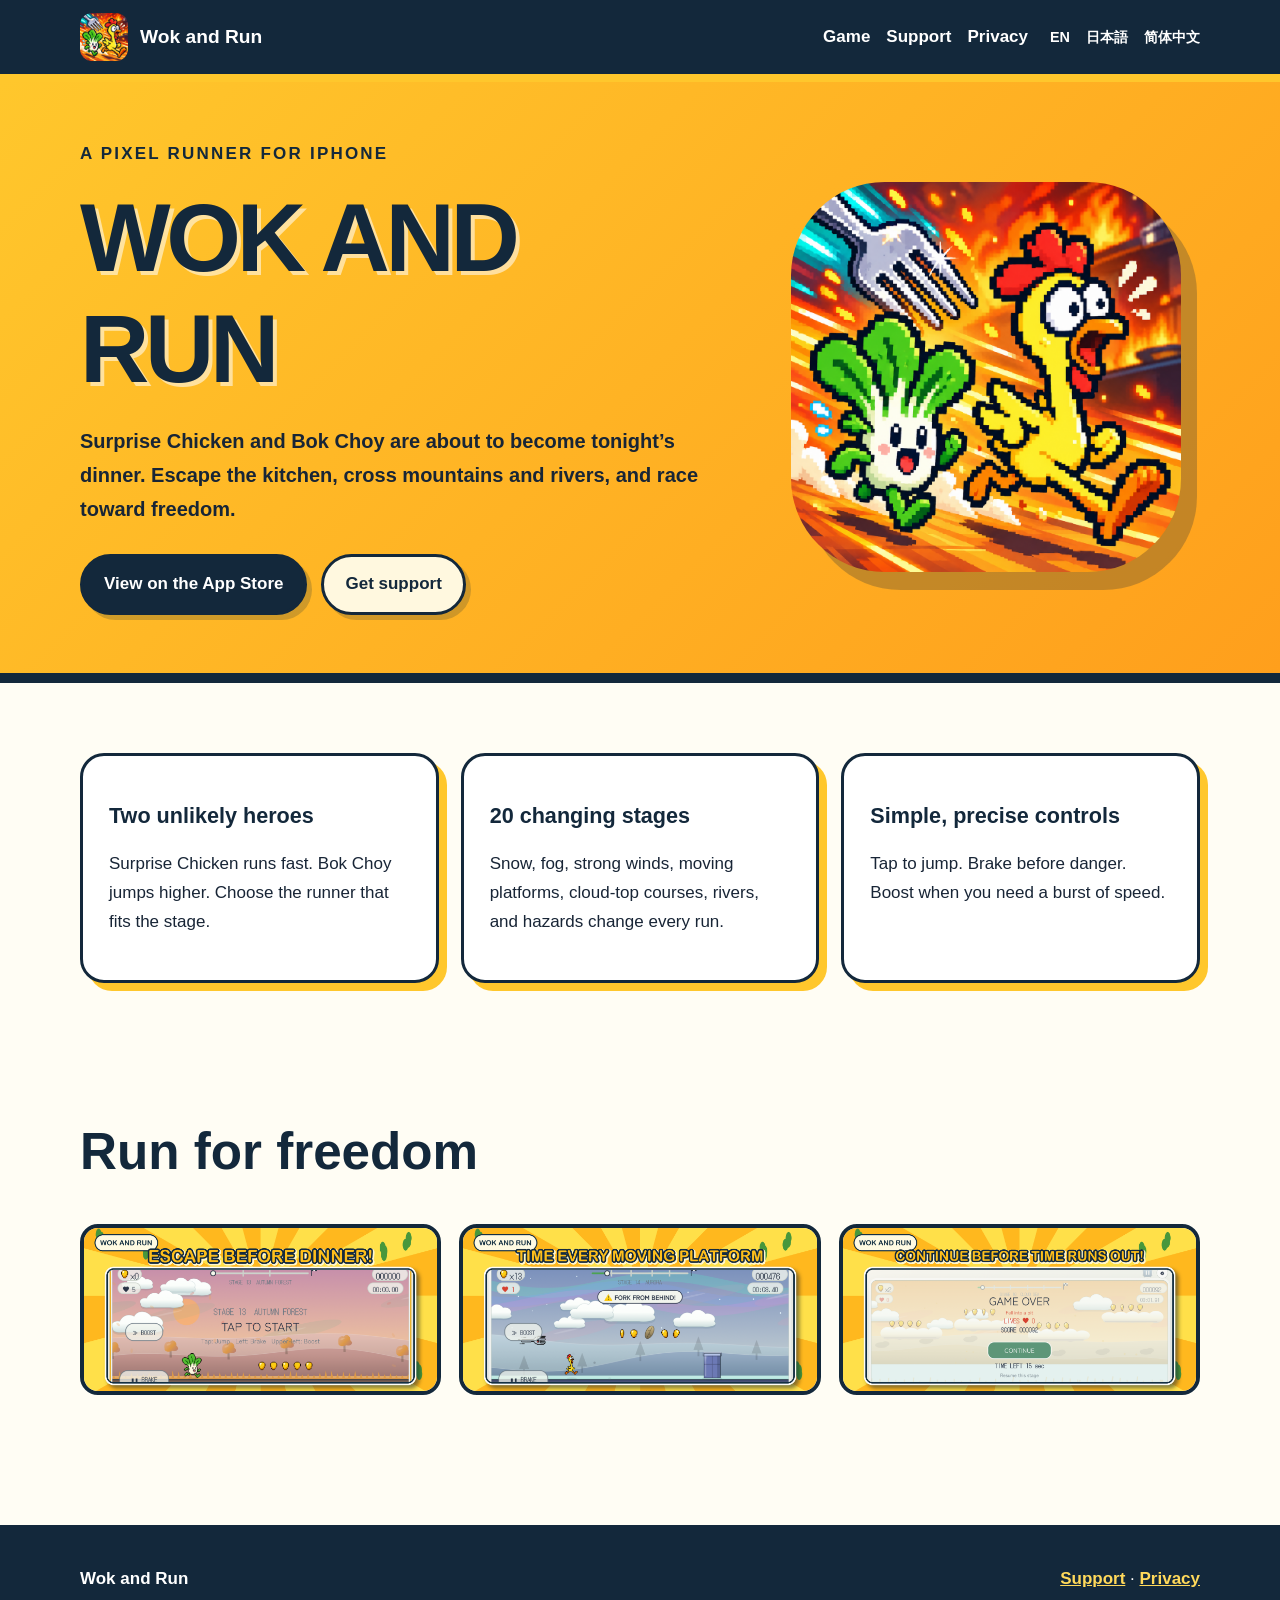
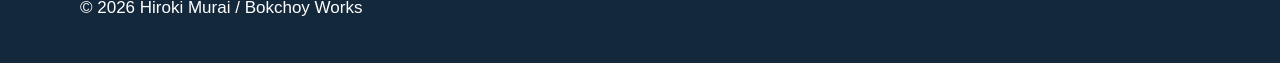
<file: docs/index.html>
<!doctype html><html lang="en"><head><meta charset="utf-8"><meta name="viewport" content="width=device-width,initial-scale=1"><title>Wok and Run — Escape the Kitchen</title><meta name="description" content="Run, jump, brake, and boost through 20 stages as Surprise Chicken and Bok Choy escape the kitchen."><link rel="canonical" href="https://bokchoyworks-stack.github.io/wok-and-run/"><link rel="icon" type="image/png" href="assets/favicon.png"><link rel="stylesheet" href="assets/style.css"></head><body><header class="top"><nav class="wrap"><a class="brand" href="https://bokchoyworks-stack.github.io/wok-and-run/"><img src="assets/app-icon.png" alt=""><span>Wok and Run</span></a><div class="navlinks"><a href="https://bokchoyworks-stack.github.io/wok-and-run/">Game</a><a href="https://bokchoyworks-stack.github.io/wok-and-run/support/">Support</a><a href="https://bokchoyworks-stack.github.io/wok-and-run/privacy/">Privacy</a></div><div class="langs"><a href="https://bokchoyworks-stack.github.io/wok-and-run/">EN</a><a href="https://bokchoyworks-stack.github.io/wok-and-run/ja/">日本語</a><a href="https://bokchoyworks-stack.github.io/wok-and-run/zh-hans/">简体中文</a></div></nav></header><section class="hero"><div class="wrap hero-grid"><div><div class="eyebrow">A PIXEL RUNNER FOR iPHONE</div><h1>Wok and Run</h1><p class="lead">Surprise Chicken and Bok Choy are about to become tonight’s dinner. Escape the kitchen, cross mountains and rivers, and race toward freedom.</p><div class="actions"><a class="button" href="https://apps.apple.com/app/id6814302709">View on the App Store</a><a class="button secondary" href="support/index.html">Get support</a></div></div><img class="hero-icon" src="assets/app-icon.png" alt="Wok and Run app icon"></div></section><main><section><div class="wrap cards"><article class="card"><h3>Two unlikely heroes</h3><p>Surprise Chicken runs fast. Bok Choy jumps higher. Choose the runner that fits the stage.</p></article><article class="card"><h3>20 changing stages</h3><p>Snow, fog, strong winds, moving platforms, cloud-top courses, rivers, and hazards change every run.</p></article><article class="card"><h3>Simple, precise controls</h3><p>Tap to jump. Brake before danger. Boost when you need a burst of speed.</p></article></div></section><section><div class="wrap"><h2>Run for freedom</h2><div class="shots"><img src="assets/en-1.png" alt="Wok and Run gameplay screenshot"><img src="assets/en-2.png" alt="Wok and Run gameplay screenshot"><img src="assets/en-3.png" alt="Wok and Run gameplay screenshot"></div></div></section></main><footer class="footer"><div class="wrap footer-grid"><div><strong>Wok and Run</strong><br><span>© 2026 Hiroki Murai / Bokchoy Works</span></div><div><a href="https://bokchoyworks-stack.github.io/wok-and-run/support/">Support</a> · <a href="https://bokchoyworks-stack.github.io/wok-and-run/privacy/">Privacy</a></div></div></footer></body></html>
</file>
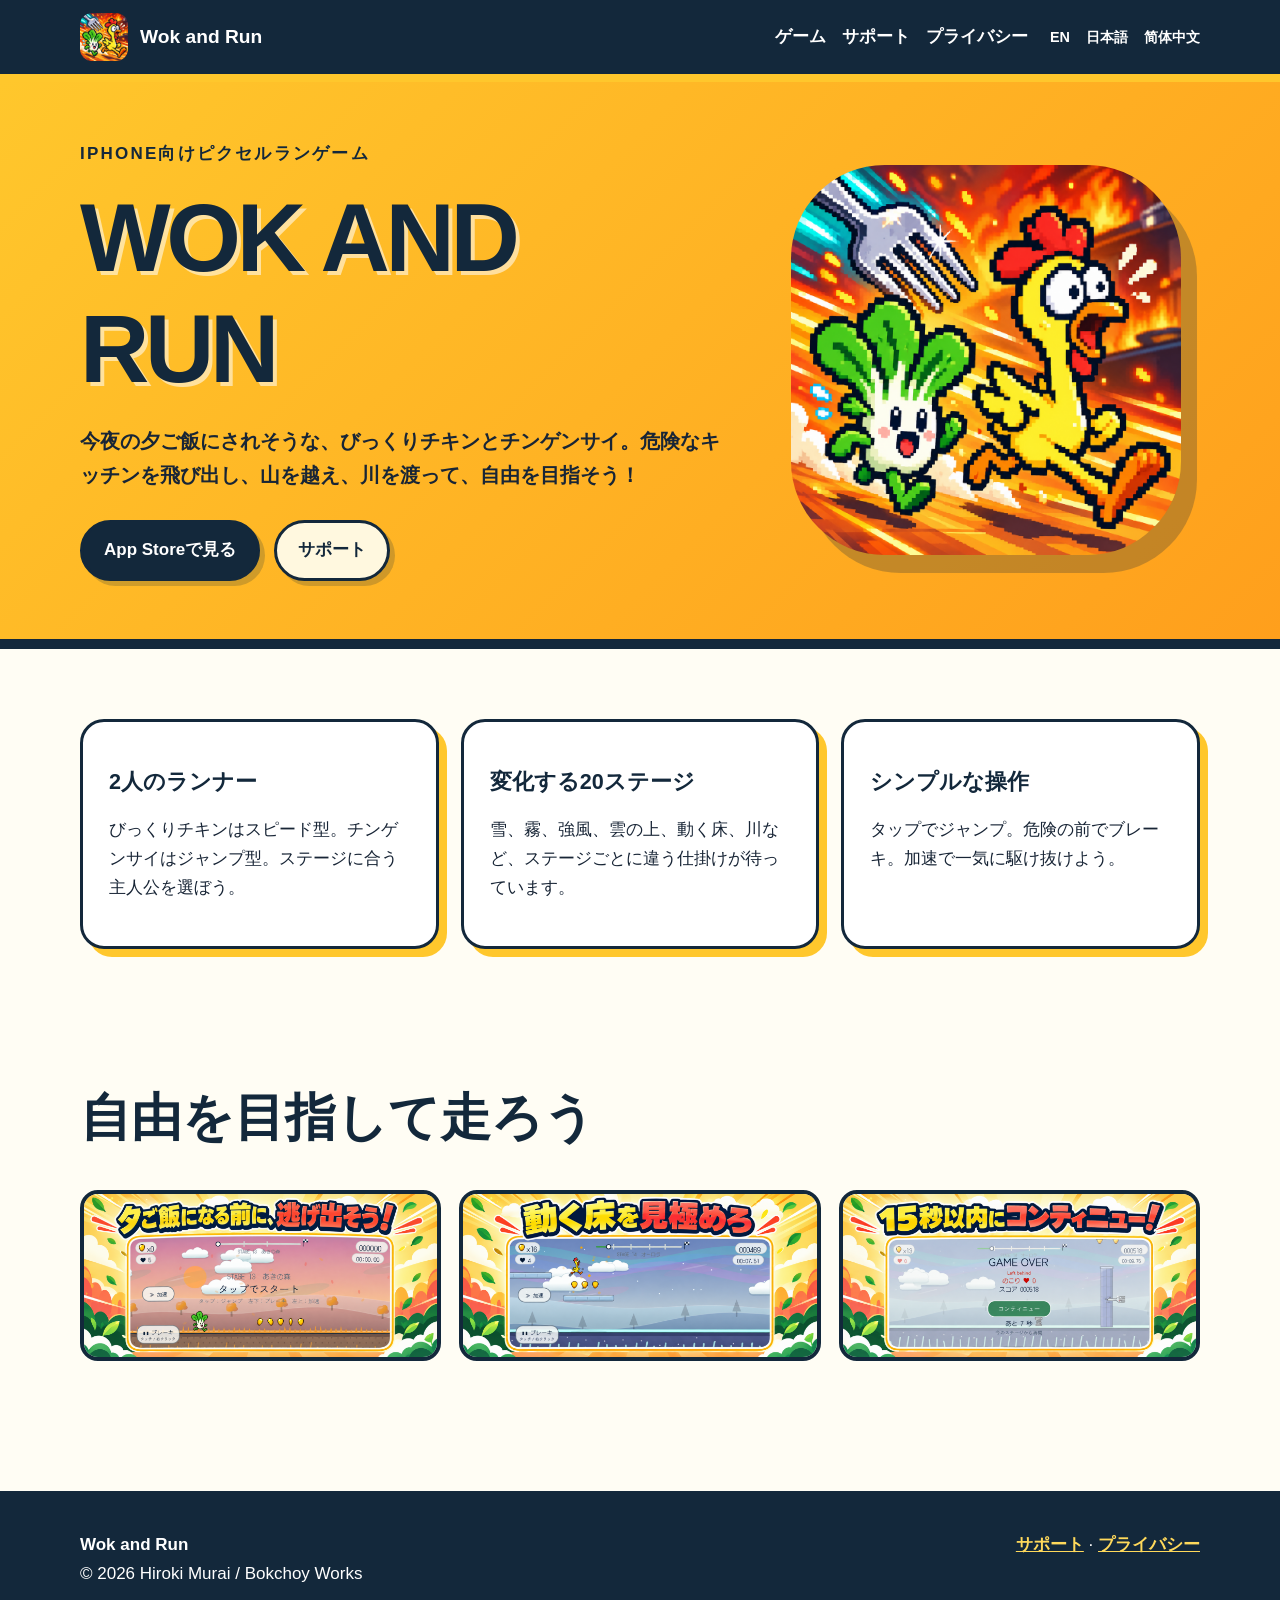
<file: docs/ja/index.html>
<!doctype html><html lang="ja"><head><meta charset="utf-8"><meta name="viewport" content="width=device-width,initial-scale=1"><title>Wok and Run — キッチンから脱出</title><meta name="description" content="びっくりチキンとチンゲンサイを操作して、全20ステージを走り抜けるランゲーム。"><link rel="canonical" href="https://bokchoyworks-stack.github.io/wok-and-run/ja/"><link rel="icon" type="image/png" href="../assets/favicon.png"><link rel="stylesheet" href="../assets/style.css"></head><body><header class="top"><nav class="wrap"><a class="brand" href="https://bokchoyworks-stack.github.io/wok-and-run/ja/"><img src="../assets/app-icon.png" alt=""><span>Wok and Run</span></a><div class="navlinks"><a href="https://bokchoyworks-stack.github.io/wok-and-run/ja/">ゲーム</a><a href="https://bokchoyworks-stack.github.io/wok-and-run/ja/support/">サポート</a><a href="https://bokchoyworks-stack.github.io/wok-and-run/ja/privacy/">プライバシー</a></div><div class="langs"><a href="https://bokchoyworks-stack.github.io/wok-and-run/">EN</a><a href="https://bokchoyworks-stack.github.io/wok-and-run/ja/">日本語</a><a href="https://bokchoyworks-stack.github.io/wok-and-run/zh-hans/">简体中文</a></div></nav></header><section class="hero"><div class="wrap hero-grid"><div><div class="eyebrow">iPHONE向けピクセルランゲーム</div><h1>Wok and Run</h1><p class="lead">今夜の夕ご飯にされそうな、びっくりチキンとチンゲンサイ。危険なキッチンを飛び出し、山を越え、川を渡って、自由を目指そう！</p><div class="actions"><a class="button" href="https://apps.apple.com/app/id6814302709">App Storeで見る</a><a class="button secondary" href="support/index.html">サポート</a></div></div><img class="hero-icon" src="../assets/app-icon.png" alt="Wok and Run app icon"></div></section><main><section><div class="wrap cards"><article class="card"><h3>2人のランナー</h3><p>びっくりチキンはスピード型。チンゲンサイはジャンプ型。ステージに合う主人公を選ぼう。</p></article><article class="card"><h3>変化する20ステージ</h3><p>雪、霧、強風、雲の上、動く床、川など、ステージごとに違う仕掛けが待っています。</p></article><article class="card"><h3>シンプルな操作</h3><p>タップでジャンプ。危険の前でブレーキ。加速で一気に駆け抜けよう。</p></article></div></section><section><div class="wrap"><h2>自由を目指して走ろう</h2><div class="shots"><img src="../assets/ja-1.png" alt="Wok and Run gameplay screenshot"><img src="../assets/ja-2.png" alt="Wok and Run gameplay screenshot"><img src="../assets/ja-3.png" alt="Wok and Run gameplay screenshot"></div></div></section></main><footer class="footer"><div class="wrap footer-grid"><div><strong>Wok and Run</strong><br><span>© 2026 Hiroki Murai / Bokchoy Works</span></div><div><a href="https://bokchoyworks-stack.github.io/wok-and-run/ja/support/">サポート</a> · <a href="https://bokchoyworks-stack.github.io/wok-and-run/ja/privacy/">プライバシー</a></div></div></footer></body></html>
</file>
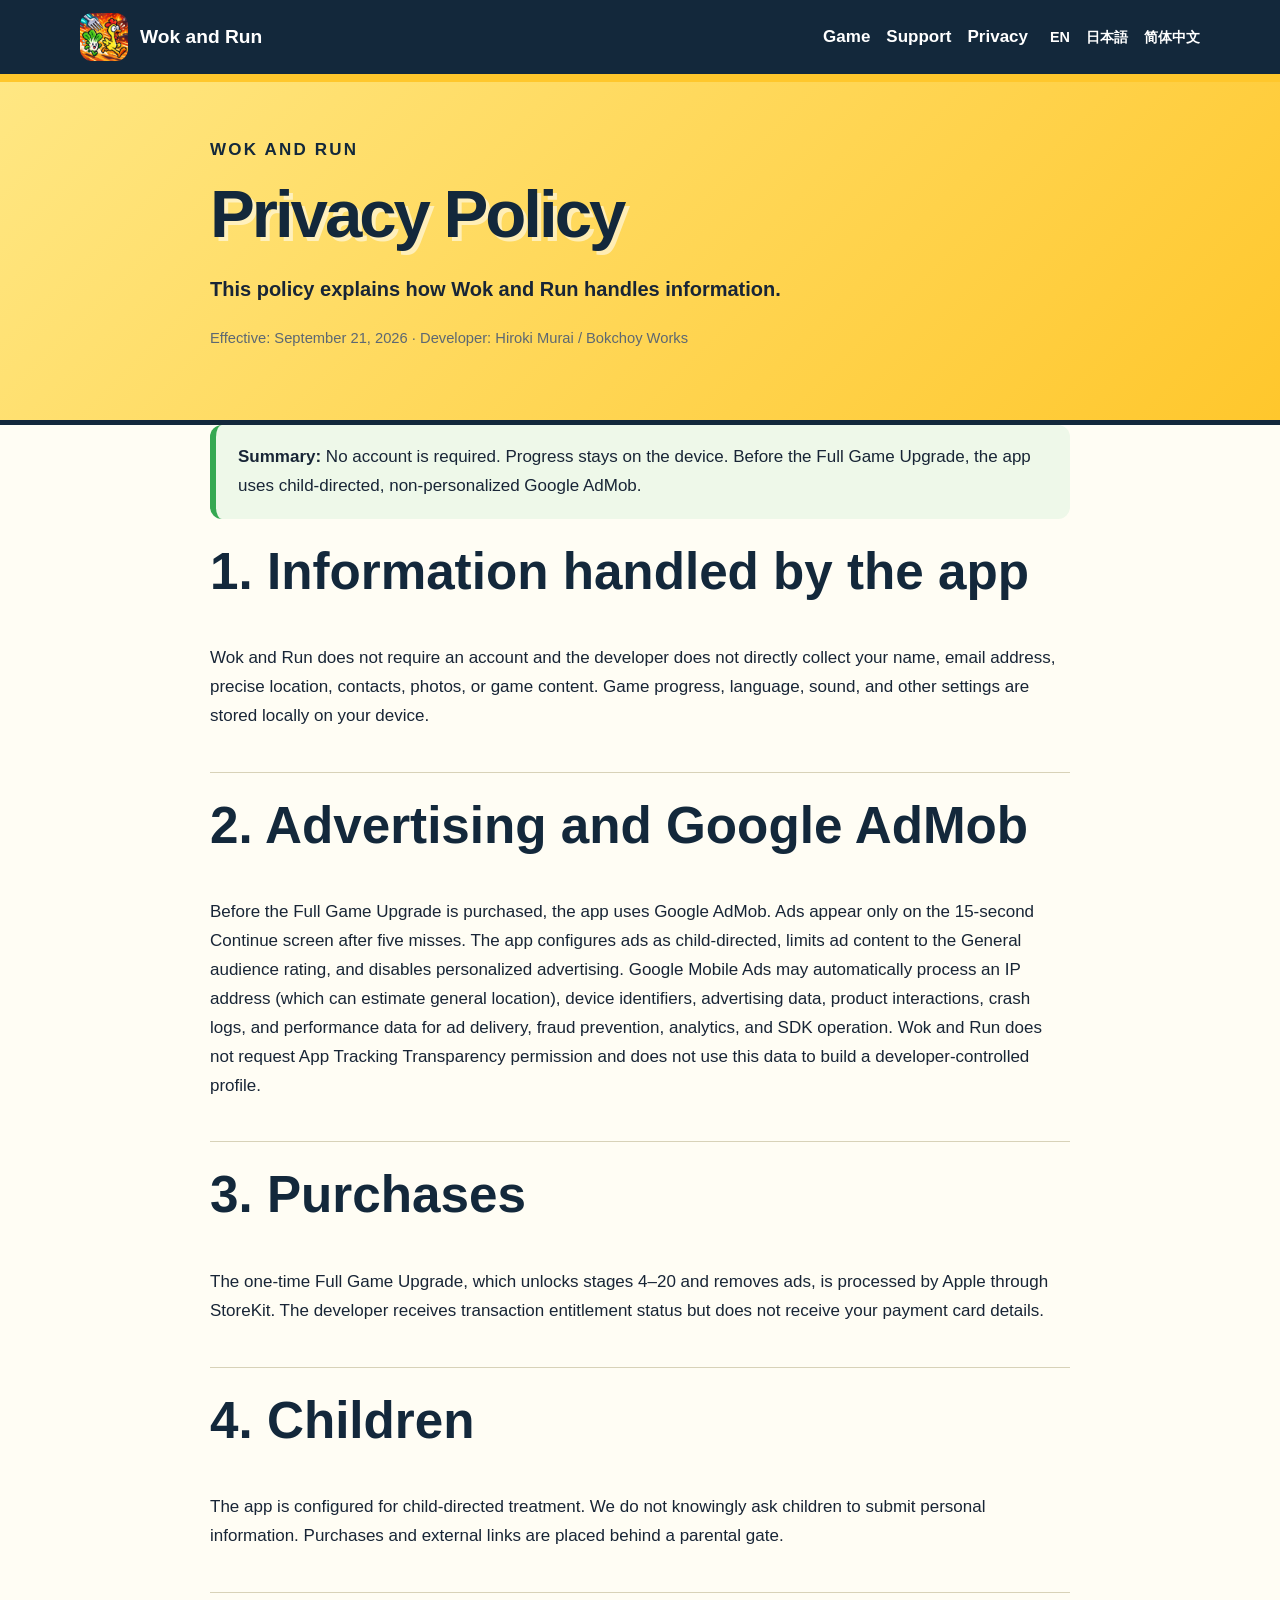
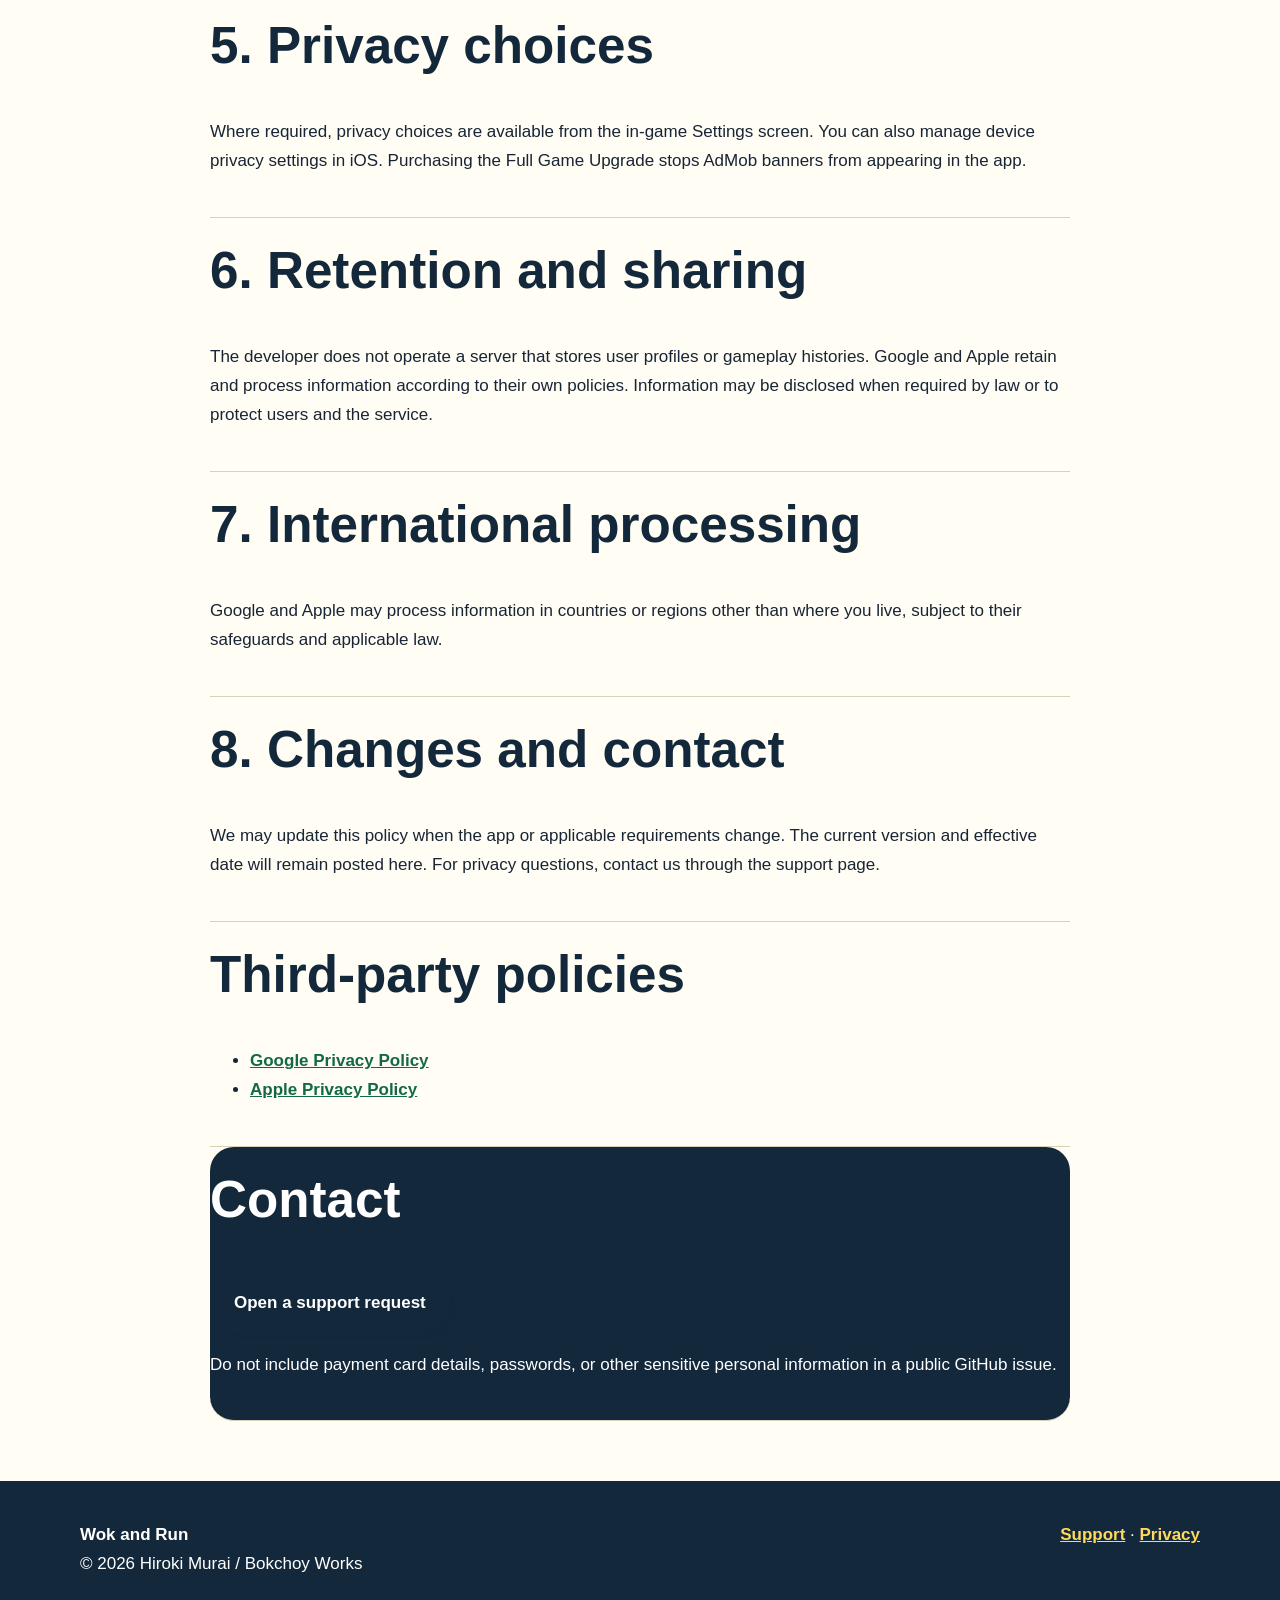
<file: docs/privacy/index.html>
<!doctype html><html lang="en"><head><meta charset="utf-8"><meta name="viewport" content="width=device-width,initial-scale=1"><title>Privacy Policy — Wok and Run</title><meta name="description" content="This policy explains how Wok and Run handles information."><link rel="canonical" href="https://bokchoyworks-stack.github.io/wok-and-run/privacy/"><link rel="icon" type="image/png" href="../assets/favicon.png"><link rel="stylesheet" href="../assets/style.css"></head><body><header class="top"><nav class="wrap"><a class="brand" href="https://bokchoyworks-stack.github.io/wok-and-run/"><img src="../assets/app-icon.png" alt=""><span>Wok and Run</span></a><div class="navlinks"><a href="https://bokchoyworks-stack.github.io/wok-and-run/">Game</a><a href="https://bokchoyworks-stack.github.io/wok-and-run/support/">Support</a><a href="https://bokchoyworks-stack.github.io/wok-and-run/privacy/">Privacy</a></div><div class="langs"><a href="https://bokchoyworks-stack.github.io/wok-and-run/privacy/">EN</a><a href="https://bokchoyworks-stack.github.io/wok-and-run/ja/privacy/">日本語</a><a href="https://bokchoyworks-stack.github.io/wok-and-run/zh-hans/privacy/">简体中文</a></div></nav></header><header class="legal-head"><div class="wrap legal"><div class="eyebrow">WOK AND RUN</div><h1>Privacy Policy</h1><p class="lead">This policy explains how Wok and Run handles information.</p><p class="meta">Effective: September 21, 2026 · Developer: Hiroki Murai / Bokchoy Works</p></div></header><main class="wrap legal"><div class="notice"><strong>Summary:</strong> No account is required. Progress stays on the device. Before the Full Game Upgrade, the app uses child-directed, non-personalized Google AdMob.</div><section><h2>1. Information handled by the app</h2><p>Wok and Run does not require an account and the developer does not directly collect your name, email address, precise location, contacts, photos, or game content. Game progress, language, sound, and other settings are stored locally on your device.</p></section><section><h2>2. Advertising and Google AdMob</h2><p>Before the Full Game Upgrade is purchased, the app uses Google AdMob. Ads appear only on the 15-second Continue screen after five misses. The app configures ads as child-directed, limits ad content to the General audience rating, and disables personalized advertising. Google Mobile Ads may automatically process an IP address (which can estimate general location), device identifiers, advertising data, product interactions, crash logs, and performance data for ad delivery, fraud prevention, analytics, and SDK operation. Wok and Run does not request App Tracking Transparency permission and does not use this data to build a developer-controlled profile.</p></section><section><h2>3. Purchases</h2><p>The one-time Full Game Upgrade, which unlocks stages 4–20 and removes ads, is processed by Apple through StoreKit. The developer receives transaction entitlement status but does not receive your payment card details.</p></section><section><h2>4. Children</h2><p>The app is configured for child-directed treatment. We do not knowingly ask children to submit personal information. Purchases and external links are placed behind a parental gate.</p></section><section id="privacy-choices"><h2>5. Privacy choices</h2><p>Where required, privacy choices are available from the in-game Settings screen. You can also manage device privacy settings in iOS. Purchasing the Full Game Upgrade stops AdMob banners from appearing in the app.</p></section><section><h2>6. Retention and sharing</h2><p>The developer does not operate a server that stores user profiles or gameplay histories. Google and Apple retain and process information according to their own policies. Information may be disclosed when required by law or to protect users and the service.</p></section><section><h2>7. International processing</h2><p>Google and Apple may process information in countries or regions other than where you live, subject to their safeguards and applicable law.</p></section><section><h2>8. Changes and contact</h2><p>We may update this policy when the app or applicable requirements change. The current version and effective date will remain posted here. For privacy questions, contact us through the support page.</p></section><section><h2>Third-party policies</h2><ul><li><a href="https://policies.google.com/privacy">Google Privacy Policy</a></li><li><a href="https://www.apple.com/legal/privacy/">Apple Privacy Policy</a></li></ul></section><section class="contact"><h2>Contact</h2><p><a class="button" href="https://github.com/bokchoyworks-stack/wok-and-run/issues/new/choose">Open a support request</a></p><p>Do not include payment card details, passwords, or other sensitive personal information in a public GitHub issue.</p></section></main><footer class="footer"><div class="wrap footer-grid"><div><strong>Wok and Run</strong><br><span>© 2026 Hiroki Murai / Bokchoy Works</span></div><div><a href="https://bokchoyworks-stack.github.io/wok-and-run/support/">Support</a> · <a href="https://bokchoyworks-stack.github.io/wok-and-run/privacy/">Privacy</a></div></div></footer></body></html>
</file>
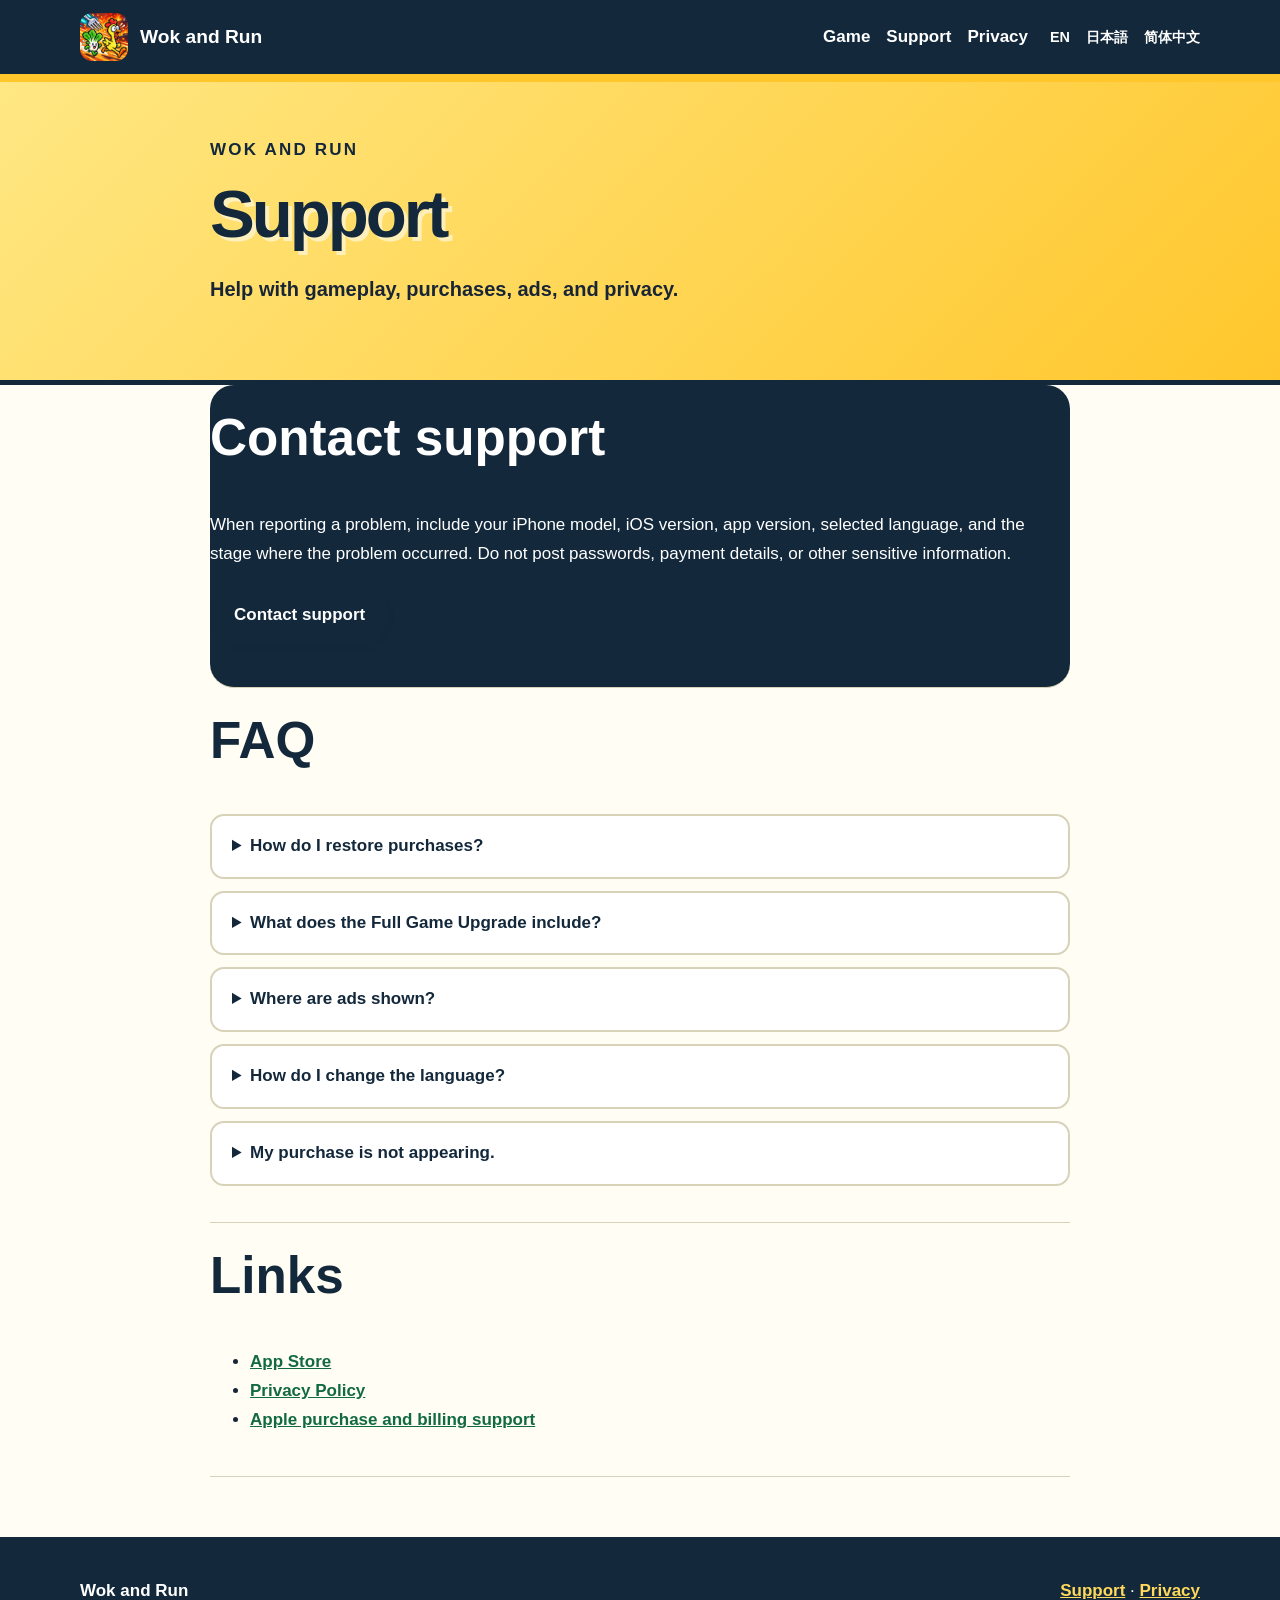
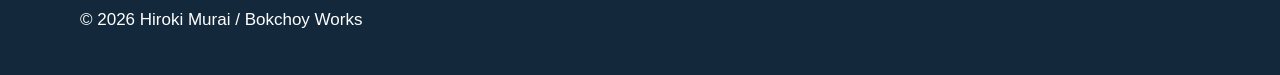
<file: docs/support/index.html>
<!doctype html><html lang="en"><head><meta charset="utf-8"><meta name="viewport" content="width=device-width,initial-scale=1"><title>Support — Wok and Run</title><meta name="description" content="Help with gameplay, purchases, ads, and privacy."><link rel="canonical" href="https://bokchoyworks-stack.github.io/wok-and-run/support/"><link rel="icon" type="image/png" href="../assets/favicon.png"><link rel="stylesheet" href="../assets/style.css"></head><body><header class="top"><nav class="wrap"><a class="brand" href="https://bokchoyworks-stack.github.io/wok-and-run/"><img src="../assets/app-icon.png" alt=""><span>Wok and Run</span></a><div class="navlinks"><a href="https://bokchoyworks-stack.github.io/wok-and-run/">Game</a><a href="https://bokchoyworks-stack.github.io/wok-and-run/support/">Support</a><a href="https://bokchoyworks-stack.github.io/wok-and-run/privacy/">Privacy</a></div><div class="langs"><a href="https://bokchoyworks-stack.github.io/wok-and-run/support/">EN</a><a href="https://bokchoyworks-stack.github.io/wok-and-run/ja/support/">日本語</a><a href="https://bokchoyworks-stack.github.io/wok-and-run/zh-hans/support/">简体中文</a></div></nav></header><header class="legal-head"><div class="wrap legal"><div class="eyebrow">WOK AND RUN</div><h1>Support</h1><p class="lead">Help with gameplay, purchases, ads, and privacy.</p></div></header><main class="wrap legal"><section class="contact"><h2>Contact support</h2><p>When reporting a problem, include your iPhone model, iOS version, app version, selected language, and the stage where the problem occurred. Do not post passwords, payment details, or other sensitive information.</p><p><a class="button" href="https://github.com/bokchoyworks-stack/wok-and-run/issues/new/choose">Contact support</a></p></section><section class="faq"><h2>FAQ</h2><details><summary>How do I restore purchases?</summary><p>Open the gear icon in the game, then choose Restore Purchase. Use the same Apple Account that made the original purchase.</p></details><details><summary>What does the Full Game Upgrade include?</summary><p>This single one-time purchase unlocks stages 4–20 and permanently removes the banner shown on the Continue screen.</p></details><details><summary>Where are ads shown?</summary><p>Only on the 15-second Continue screen after five misses. Ads do not cover active gameplay.</p></details><details><summary>How do I change the language?</summary><p>Open the gear icon and choose English, 日本語, or 简体中文.</p></details><details><summary>My purchase is not appearing.</summary><p>Check your internet connection, confirm you are signed into the correct Apple Account, then use Restore Purchase. If it still does not appear, contact support.</p></details></section><section><h2>Links</h2><ul><li><a href="https://apps.apple.com/app/id6814302709">App Store</a></li><li><a href="../privacy/index.html">Privacy Policy</a></li><li><a href="https://support.apple.com/billing">Apple purchase and billing support</a></li></ul></section></main><footer class="footer"><div class="wrap footer-grid"><div><strong>Wok and Run</strong><br><span>© 2026 Hiroki Murai / Bokchoy Works</span></div><div><a href="https://bokchoyworks-stack.github.io/wok-and-run/support/">Support</a> · <a href="https://bokchoyworks-stack.github.io/wok-and-run/privacy/">Privacy</a></div></div></footer></body></html>
</file>
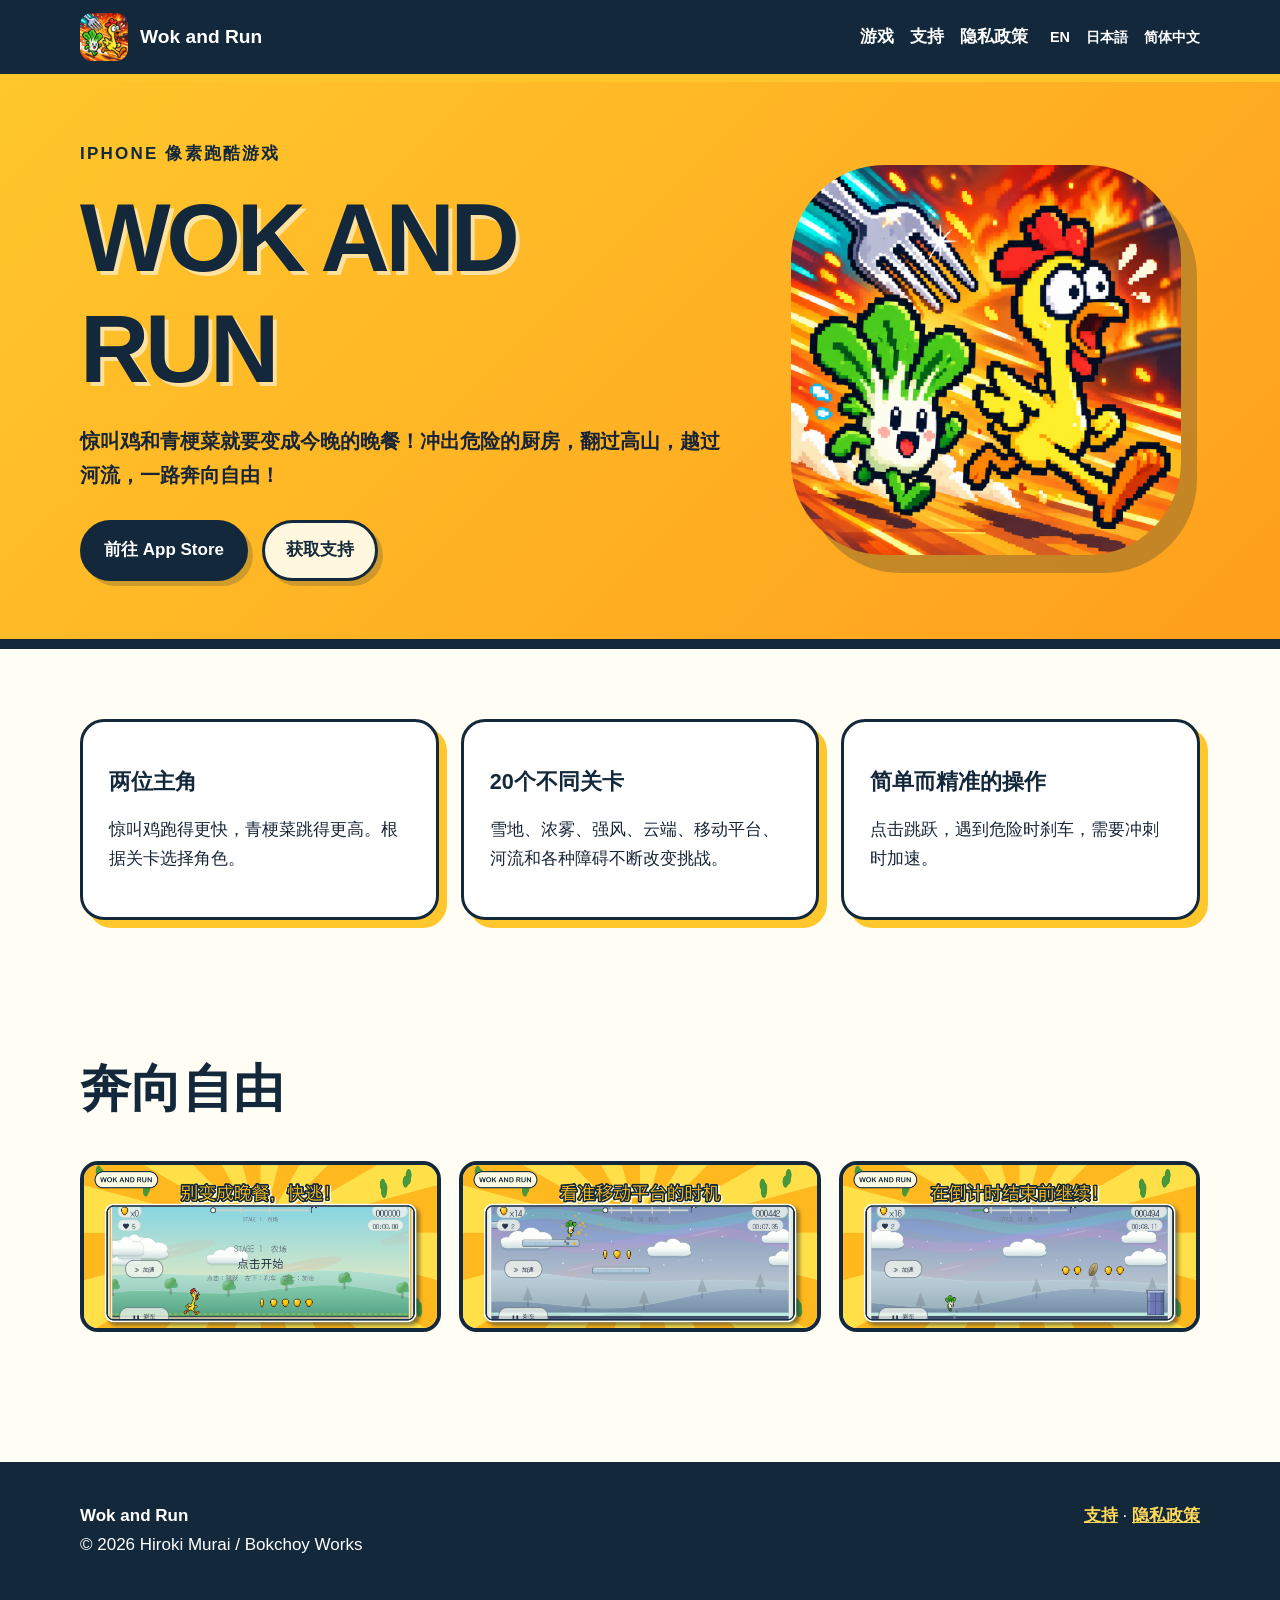
<file: docs/zh-hans/index.html>
<!doctype html><html lang="zh-Hans"><head><meta charset="utf-8"><meta name="viewport" content="width=device-width,initial-scale=1"><title>Wok and Run — 逃出厨房</title><meta name="description" content="操控惊叫鸡和青梗菜，运用跳跃、刹车和加速，挑战20个关卡。"><link rel="canonical" href="https://bokchoyworks-stack.github.io/wok-and-run/zh-hans/"><link rel="icon" type="image/png" href="../assets/favicon.png"><link rel="stylesheet" href="../assets/style.css"></head><body><header class="top"><nav class="wrap"><a class="brand" href="https://bokchoyworks-stack.github.io/wok-and-run/zh-hans/"><img src="../assets/app-icon.png" alt=""><span>Wok and Run</span></a><div class="navlinks"><a href="https://bokchoyworks-stack.github.io/wok-and-run/zh-hans/">游戏</a><a href="https://bokchoyworks-stack.github.io/wok-and-run/zh-hans/support/">支持</a><a href="https://bokchoyworks-stack.github.io/wok-and-run/zh-hans/privacy/">隐私政策</a></div><div class="langs"><a href="https://bokchoyworks-stack.github.io/wok-and-run/">EN</a><a href="https://bokchoyworks-stack.github.io/wok-and-run/ja/">日本語</a><a href="https://bokchoyworks-stack.github.io/wok-and-run/zh-hans/">简体中文</a></div></nav></header><section class="hero"><div class="wrap hero-grid"><div><div class="eyebrow">iPHONE 像素跑酷游戏</div><h1>Wok and Run</h1><p class="lead">惊叫鸡和青梗菜就要变成今晚的晚餐！冲出危险的厨房，翻过高山，越过河流，一路奔向自由！</p><div class="actions"><a class="button" href="https://apps.apple.com/app/id6814302709">前往 App Store</a><a class="button secondary" href="support/index.html">获取支持</a></div></div><img class="hero-icon" src="../assets/app-icon.png" alt="Wok and Run app icon"></div></section><main><section><div class="wrap cards"><article class="card"><h3>两位主角</h3><p>惊叫鸡跑得更快，青梗菜跳得更高。根据关卡选择角色。</p></article><article class="card"><h3>20个不同关卡</h3><p>雪地、浓雾、强风、云端、移动平台、河流和各种障碍不断改变挑战。</p></article><article class="card"><h3>简单而精准的操作</h3><p>点击跳跃，遇到危险时刹车，需要冲刺时加速。</p></article></div></section><section><div class="wrap"><h2>奔向自由</h2><div class="shots"><img src="../assets/zh-1.png" alt="Wok and Run gameplay screenshot"><img src="../assets/zh-2.png" alt="Wok and Run gameplay screenshot"><img src="../assets/zh-3.png" alt="Wok and Run gameplay screenshot"></div></div></section></main><footer class="footer"><div class="wrap footer-grid"><div><strong>Wok and Run</strong><br><span>© 2026 Hiroki Murai / Bokchoy Works</span></div><div><a href="https://bokchoyworks-stack.github.io/wok-and-run/zh-hans/support/">支持</a> · <a href="https://bokchoyworks-stack.github.io/wok-and-run/zh-hans/privacy/">隐私政策</a></div></div></footer></body></html>
</file>
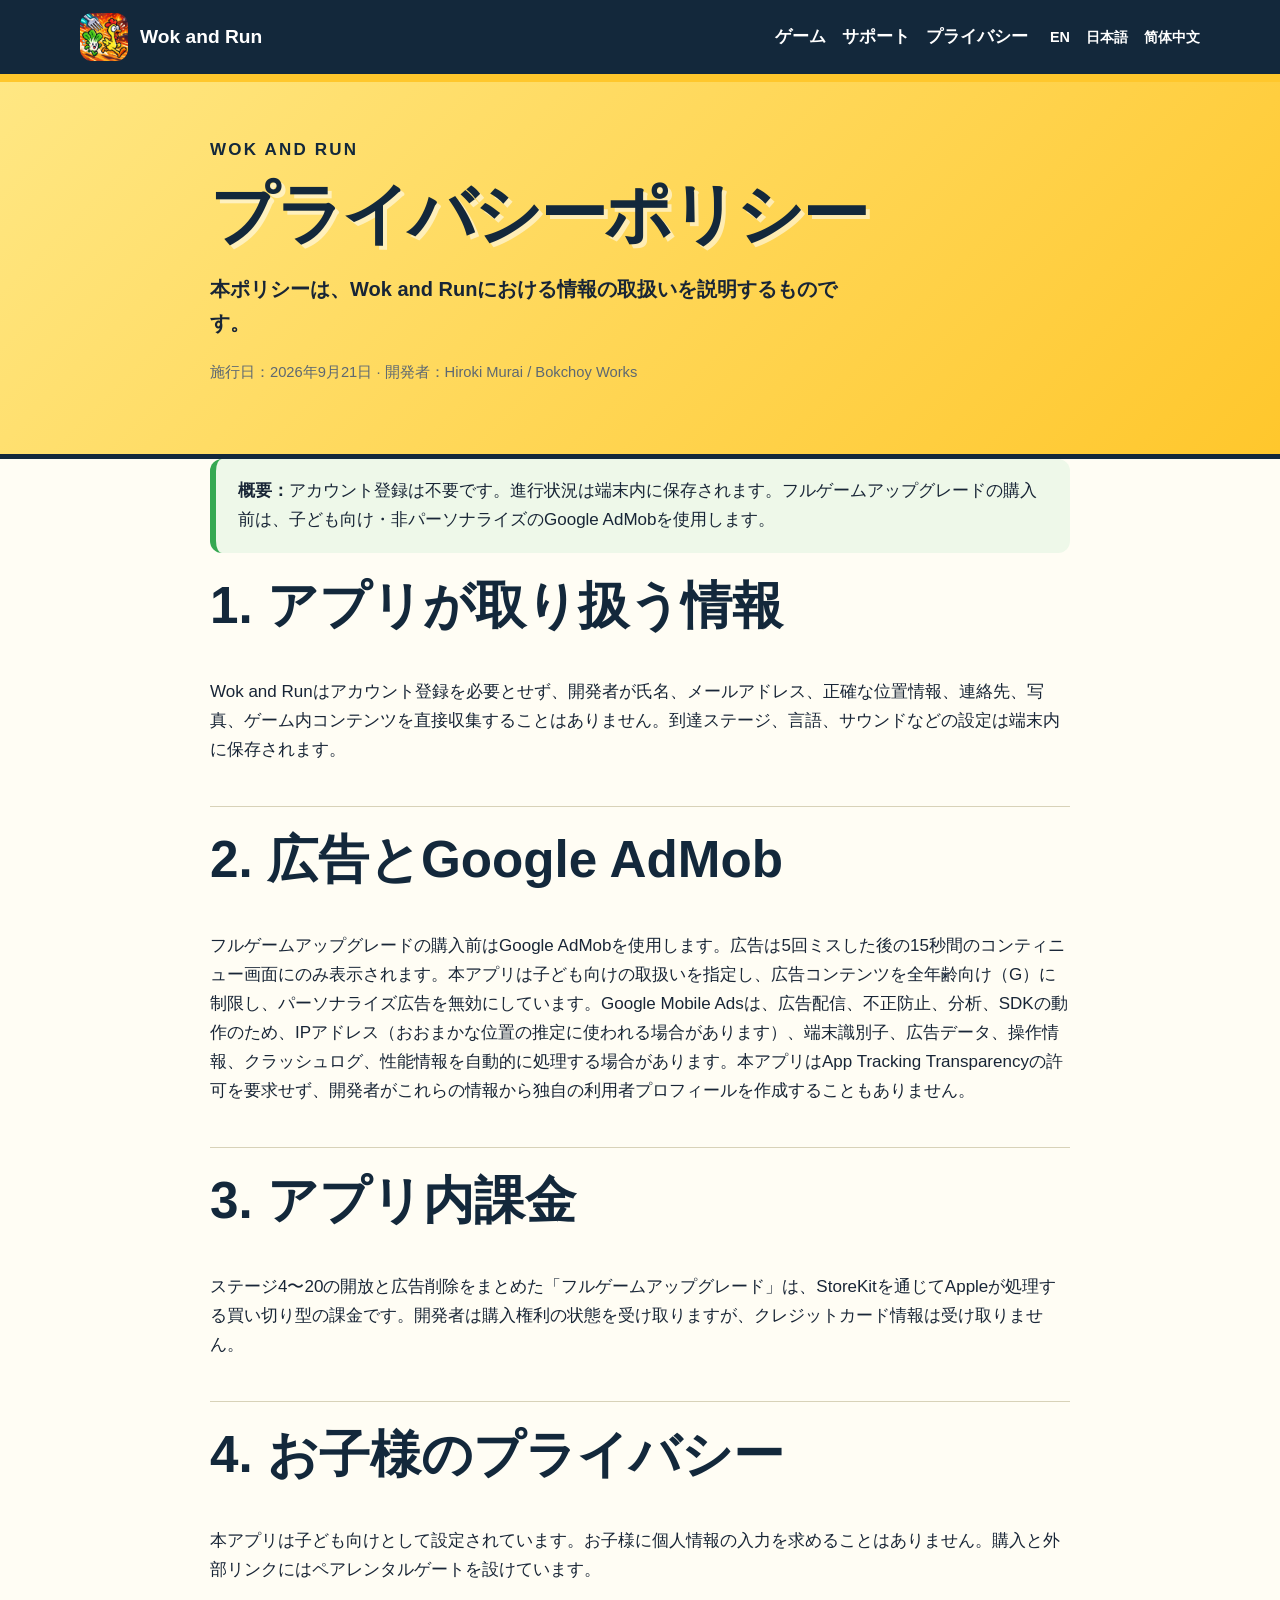
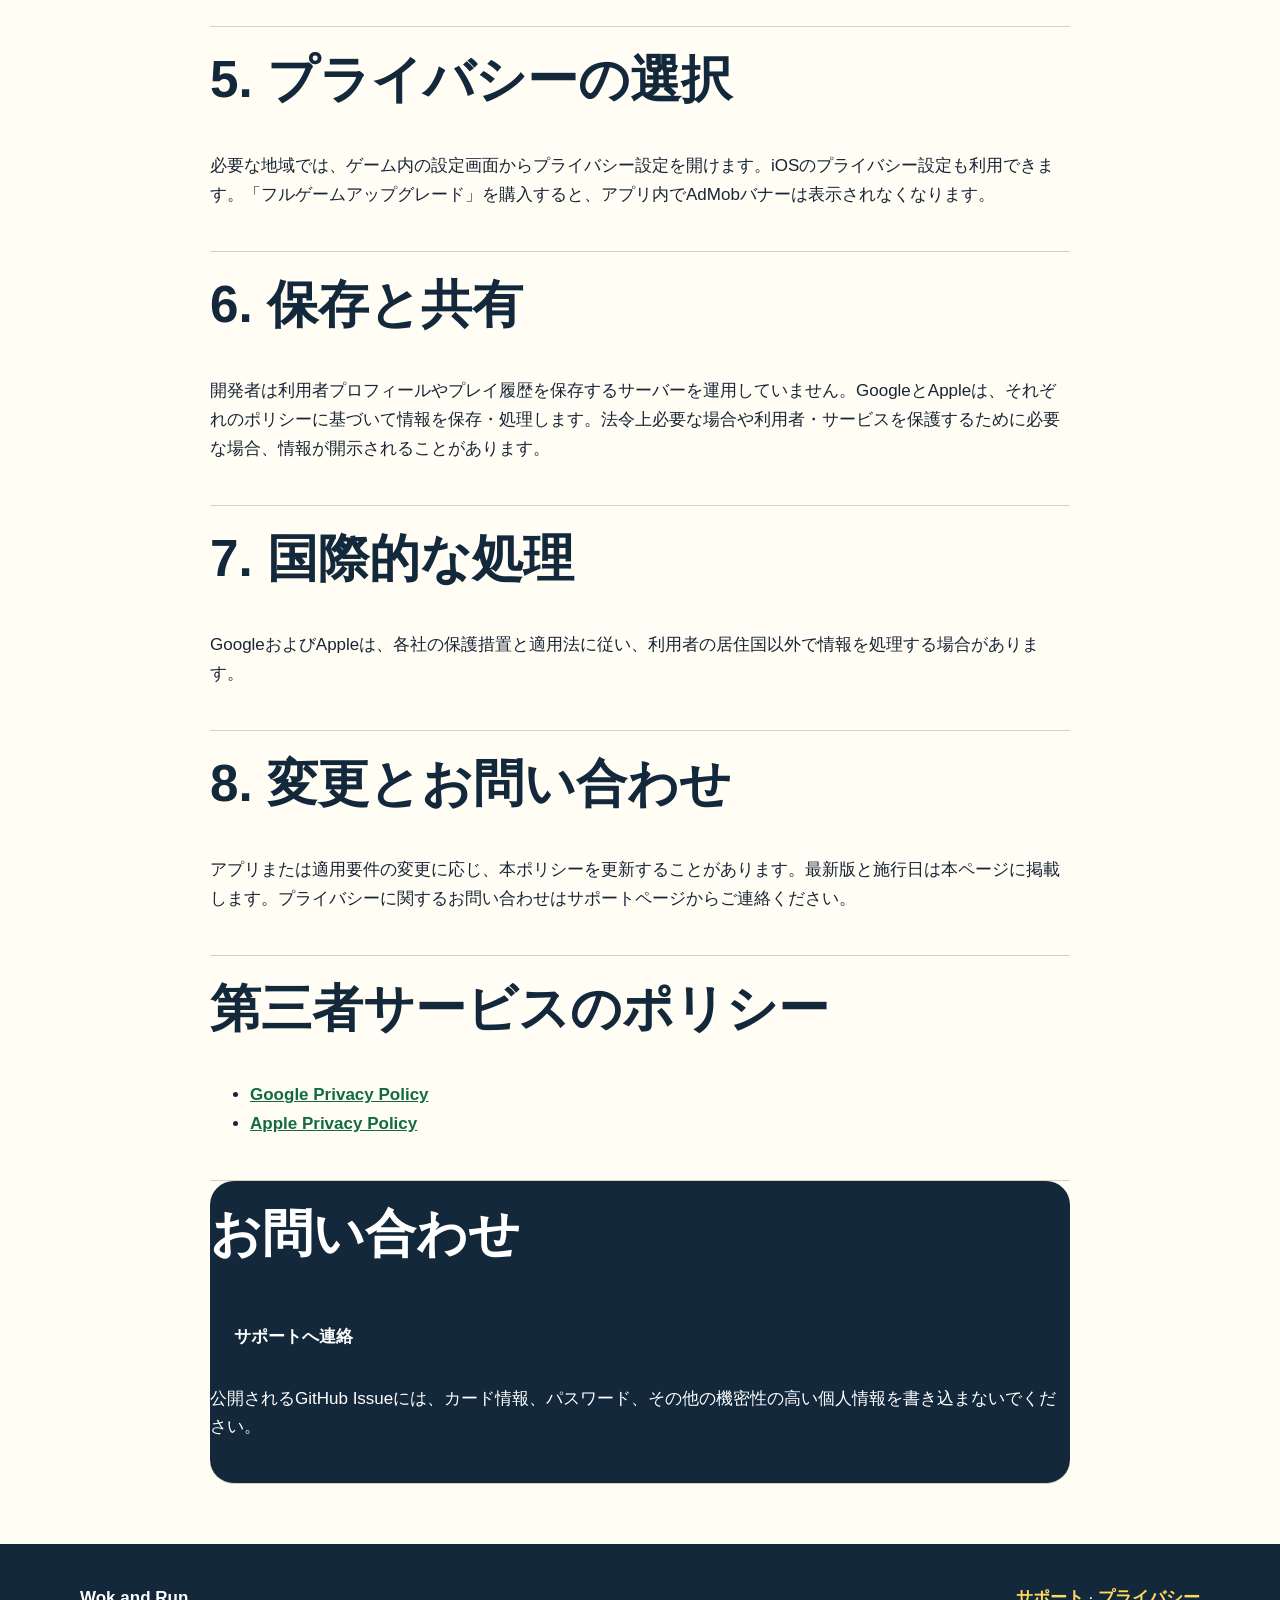
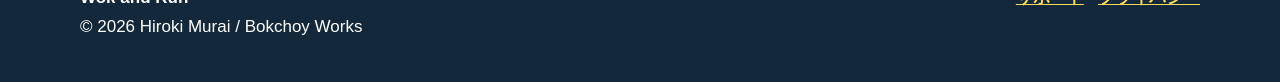
<file: docs/ja/privacy/index.html>
<!doctype html><html lang="ja"><head><meta charset="utf-8"><meta name="viewport" content="width=device-width,initial-scale=1"><title>プライバシーポリシー — Wok and Run</title><meta name="description" content="本ポリシーは、Wok and Runにおける情報の取扱いを説明するものです。"><link rel="canonical" href="https://bokchoyworks-stack.github.io/wok-and-run/ja/privacy/"><link rel="icon" type="image/png" href="../../assets/favicon.png"><link rel="stylesheet" href="../../assets/style.css"></head><body><header class="top"><nav class="wrap"><a class="brand" href="https://bokchoyworks-stack.github.io/wok-and-run/ja/"><img src="../../assets/app-icon.png" alt=""><span>Wok and Run</span></a><div class="navlinks"><a href="https://bokchoyworks-stack.github.io/wok-and-run/ja/">ゲーム</a><a href="https://bokchoyworks-stack.github.io/wok-and-run/ja/support/">サポート</a><a href="https://bokchoyworks-stack.github.io/wok-and-run/ja/privacy/">プライバシー</a></div><div class="langs"><a href="https://bokchoyworks-stack.github.io/wok-and-run/privacy/">EN</a><a href="https://bokchoyworks-stack.github.io/wok-and-run/ja/privacy/">日本語</a><a href="https://bokchoyworks-stack.github.io/wok-and-run/zh-hans/privacy/">简体中文</a></div></nav></header><header class="legal-head"><div class="wrap legal"><div class="eyebrow">WOK AND RUN</div><h1>プライバシーポリシー</h1><p class="lead">本ポリシーは、Wok and Runにおける情報の取扱いを説明するものです。</p><p class="meta">施行日：2026年9月21日 · 開発者：Hiroki Murai / Bokchoy Works</p></div></header><main class="wrap legal"><div class="notice"><strong>概要：</strong>アカウント登録は不要です。進行状況は端末内に保存されます。フルゲームアップグレードの購入前は、子ども向け・非パーソナライズのGoogle AdMobを使用します。</div><section><h2>1. アプリが取り扱う情報</h2><p>Wok and Runはアカウント登録を必要とせず、開発者が氏名、メールアドレス、正確な位置情報、連絡先、写真、ゲーム内コンテンツを直接収集することはありません。到達ステージ、言語、サウンドなどの設定は端末内に保存されます。</p></section><section><h2>2. 広告とGoogle AdMob</h2><p>フルゲームアップグレードの購入前はGoogle AdMobを使用します。広告は5回ミスした後の15秒間のコンティニュー画面にのみ表示されます。本アプリは子ども向けの取扱いを指定し、広告コンテンツを全年齢向け（G）に制限し、パーソナライズ広告を無効にしています。Google Mobile Adsは、広告配信、不正防止、分析、SDKの動作のため、IPアドレス（おおまかな位置の推定に使われる場合があります）、端末識別子、広告データ、操作情報、クラッシュログ、性能情報を自動的に処理する場合があります。本アプリはApp Tracking Transparencyの許可を要求せず、開発者がこれらの情報から独自の利用者プロフィールを作成することもありません。</p></section><section><h2>3. アプリ内課金</h2><p>ステージ4〜20の開放と広告削除をまとめた「フルゲームアップグレード」は、StoreKitを通じてAppleが処理する買い切り型の課金です。開発者は購入権利の状態を受け取りますが、クレジットカード情報は受け取りません。</p></section><section><h2>4. お子様のプライバシー</h2><p>本アプリは子ども向けとして設定されています。お子様に個人情報の入力を求めることはありません。購入と外部リンクにはペアレンタルゲートを設けています。</p></section><section id="privacy-choices"><h2>5. プライバシーの選択</h2><p>必要な地域では、ゲーム内の設定画面からプライバシー設定を開けます。iOSのプライバシー設定も利用できます。「フルゲームアップグレード」を購入すると、アプリ内でAdMobバナーは表示されなくなります。</p></section><section><h2>6. 保存と共有</h2><p>開発者は利用者プロフィールやプレイ履歴を保存するサーバーを運用していません。GoogleとAppleは、それぞれのポリシーに基づいて情報を保存・処理します。法令上必要な場合や利用者・サービスを保護するために必要な場合、情報が開示されることがあります。</p></section><section><h2>7. 国際的な処理</h2><p>GoogleおよびAppleは、各社の保護措置と適用法に従い、利用者の居住国以外で情報を処理する場合があります。</p></section><section><h2>8. 変更とお問い合わせ</h2><p>アプリまたは適用要件の変更に応じ、本ポリシーを更新することがあります。最新版と施行日は本ページに掲載します。プライバシーに関するお問い合わせはサポートページからご連絡ください。</p></section><section><h2>第三者サービスのポリシー</h2><ul><li><a href="https://policies.google.com/privacy">Google Privacy Policy</a></li><li><a href="https://www.apple.com/legal/privacy/">Apple Privacy Policy</a></li></ul></section><section class="contact"><h2>お問い合わせ</h2><p><a class="button" href="https://github.com/bokchoyworks-stack/wok-and-run/issues/new/choose">サポートへ連絡</a></p><p>公開されるGitHub Issueには、カード情報、パスワード、その他の機密性の高い個人情報を書き込まないでください。</p></section></main><footer class="footer"><div class="wrap footer-grid"><div><strong>Wok and Run</strong><br><span>© 2026 Hiroki Murai / Bokchoy Works</span></div><div><a href="https://bokchoyworks-stack.github.io/wok-and-run/ja/support/">サポート</a> · <a href="https://bokchoyworks-stack.github.io/wok-and-run/ja/privacy/">プライバシー</a></div></div></footer></body></html>
</file>
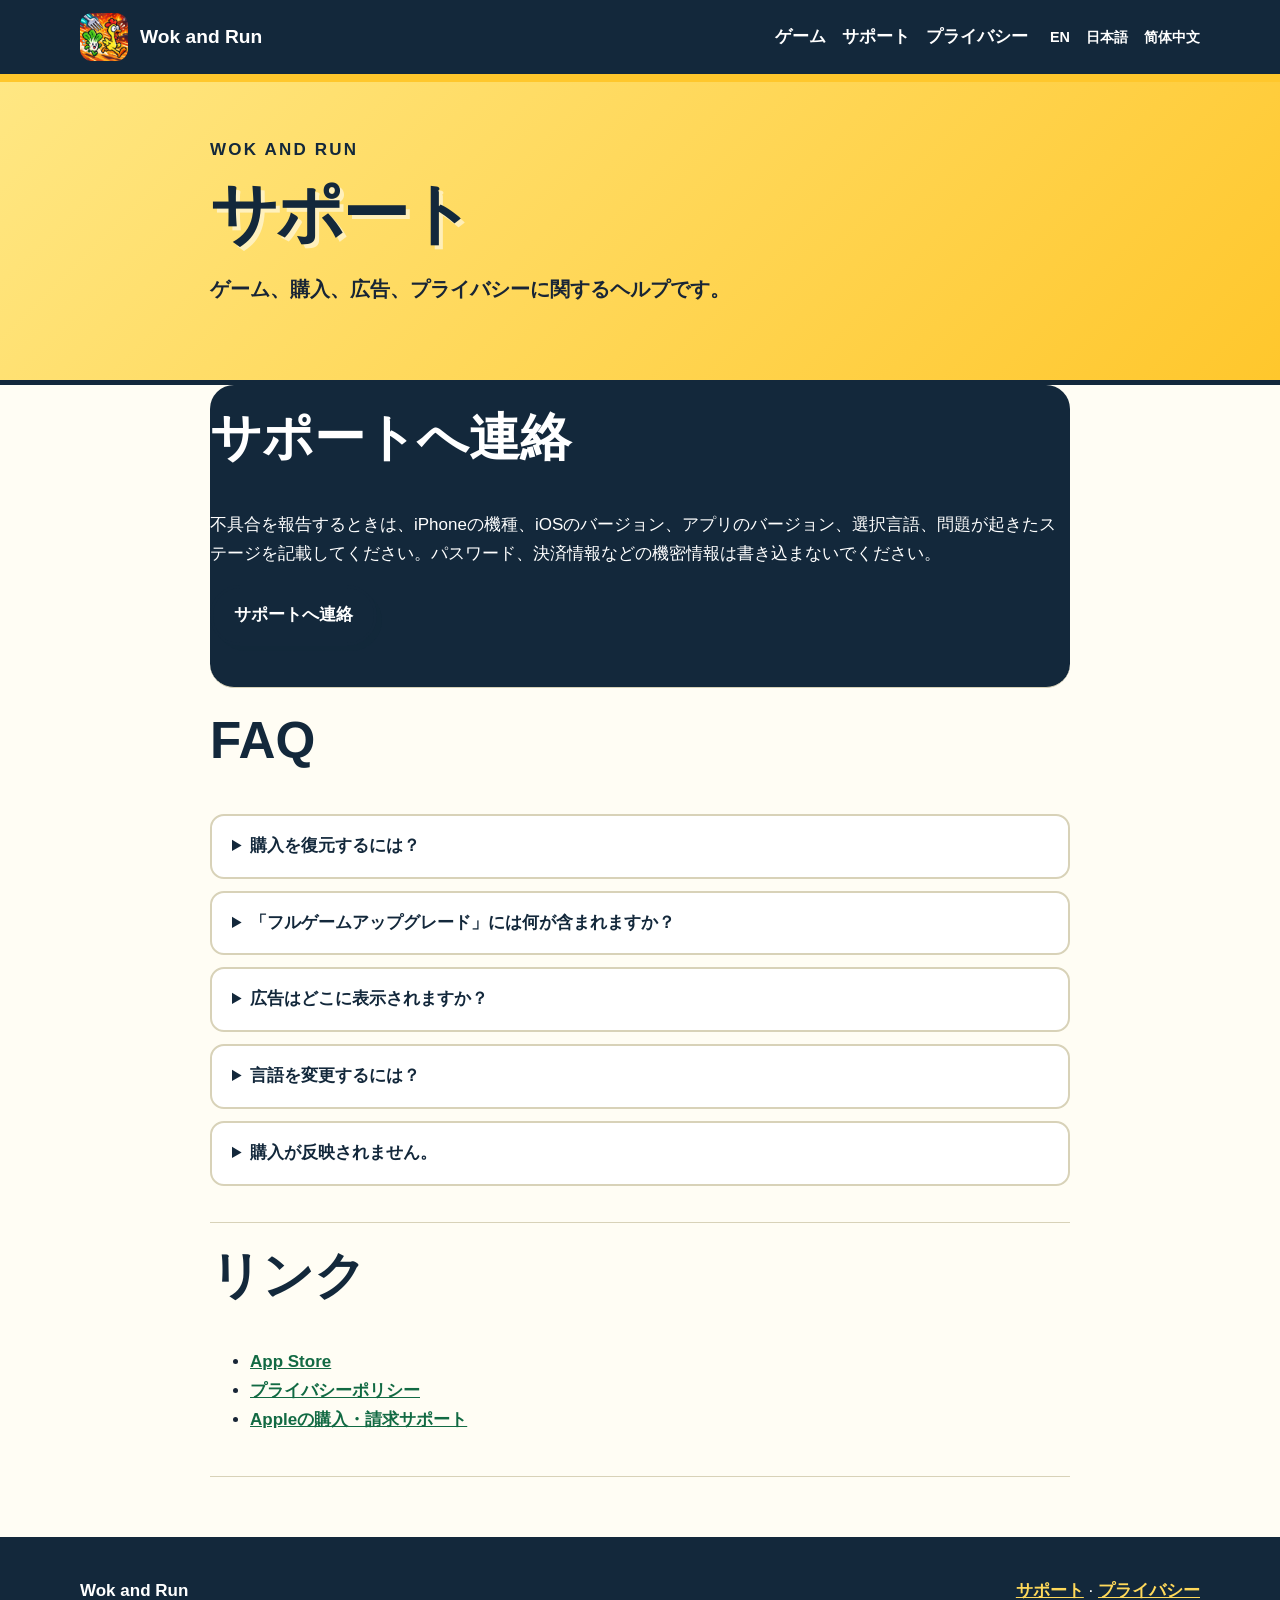
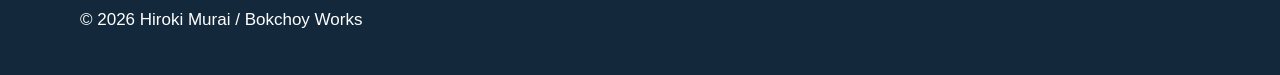
<file: docs/ja/support/index.html>
<!doctype html><html lang="ja"><head><meta charset="utf-8"><meta name="viewport" content="width=device-width,initial-scale=1"><title>サポート — Wok and Run</title><meta name="description" content="ゲーム、購入、広告、プライバシーに関するヘルプです。"><link rel="canonical" href="https://bokchoyworks-stack.github.io/wok-and-run/ja/support/"><link rel="icon" type="image/png" href="../../assets/favicon.png"><link rel="stylesheet" href="../../assets/style.css"></head><body><header class="top"><nav class="wrap"><a class="brand" href="https://bokchoyworks-stack.github.io/wok-and-run/ja/"><img src="../../assets/app-icon.png" alt=""><span>Wok and Run</span></a><div class="navlinks"><a href="https://bokchoyworks-stack.github.io/wok-and-run/ja/">ゲーム</a><a href="https://bokchoyworks-stack.github.io/wok-and-run/ja/support/">サポート</a><a href="https://bokchoyworks-stack.github.io/wok-and-run/ja/privacy/">プライバシー</a></div><div class="langs"><a href="https://bokchoyworks-stack.github.io/wok-and-run/support/">EN</a><a href="https://bokchoyworks-stack.github.io/wok-and-run/ja/support/">日本語</a><a href="https://bokchoyworks-stack.github.io/wok-and-run/zh-hans/support/">简体中文</a></div></nav></header><header class="legal-head"><div class="wrap legal"><div class="eyebrow">WOK AND RUN</div><h1>サポート</h1><p class="lead">ゲーム、購入、広告、プライバシーに関するヘルプです。</p></div></header><main class="wrap legal"><section class="contact"><h2>サポートへ連絡</h2><p>不具合を報告するときは、iPhoneの機種、iOSのバージョン、アプリのバージョン、選択言語、問題が起きたステージを記載してください。パスワード、決済情報などの機密情報は書き込まないでください。</p><p><a class="button" href="https://github.com/bokchoyworks-stack/wok-and-run/issues/new/choose">サポートへ連絡</a></p></section><section class="faq"><h2>FAQ</h2><details><summary>購入を復元するには？</summary><p>ゲーム内の歯車アイコンを開き、「購入を復元」を選びます。購入時と同じApple Accountを使用してください。</p></details><details><summary>「フルゲームアップグレード」には何が含まれますか？</summary><p>1回の買い切りでステージ4〜20が開放され、コンティニュー画面のバナー広告も永久に非表示になります。</p></details><details><summary>広告はどこに表示されますか？</summary><p>5回ミスした後の15秒間のコンティニュー画面のみです。プレイ中の画面に広告は重なりません。</p></details><details><summary>言語を変更するには？</summary><p>歯車アイコンを開き、English、日本語、简体中文から選択します。</p></details><details><summary>購入が反映されません。</summary><p>通信状態とApple Accountを確認し、「購入を復元」を実行してください。それでも反映されない場合はサポートへご連絡ください。</p></details></section><section><h2>リンク</h2><ul><li><a href="https://apps.apple.com/app/id6814302709">App Store</a></li><li><a href="../privacy/index.html">プライバシーポリシー</a></li><li><a href="https://support.apple.com/billing">Appleの購入・請求サポート</a></li></ul></section></main><footer class="footer"><div class="wrap footer-grid"><div><strong>Wok and Run</strong><br><span>© 2026 Hiroki Murai / Bokchoy Works</span></div><div><a href="https://bokchoyworks-stack.github.io/wok-and-run/ja/support/">サポート</a> · <a href="https://bokchoyworks-stack.github.io/wok-and-run/ja/privacy/">プライバシー</a></div></div></footer></body></html>
</file>
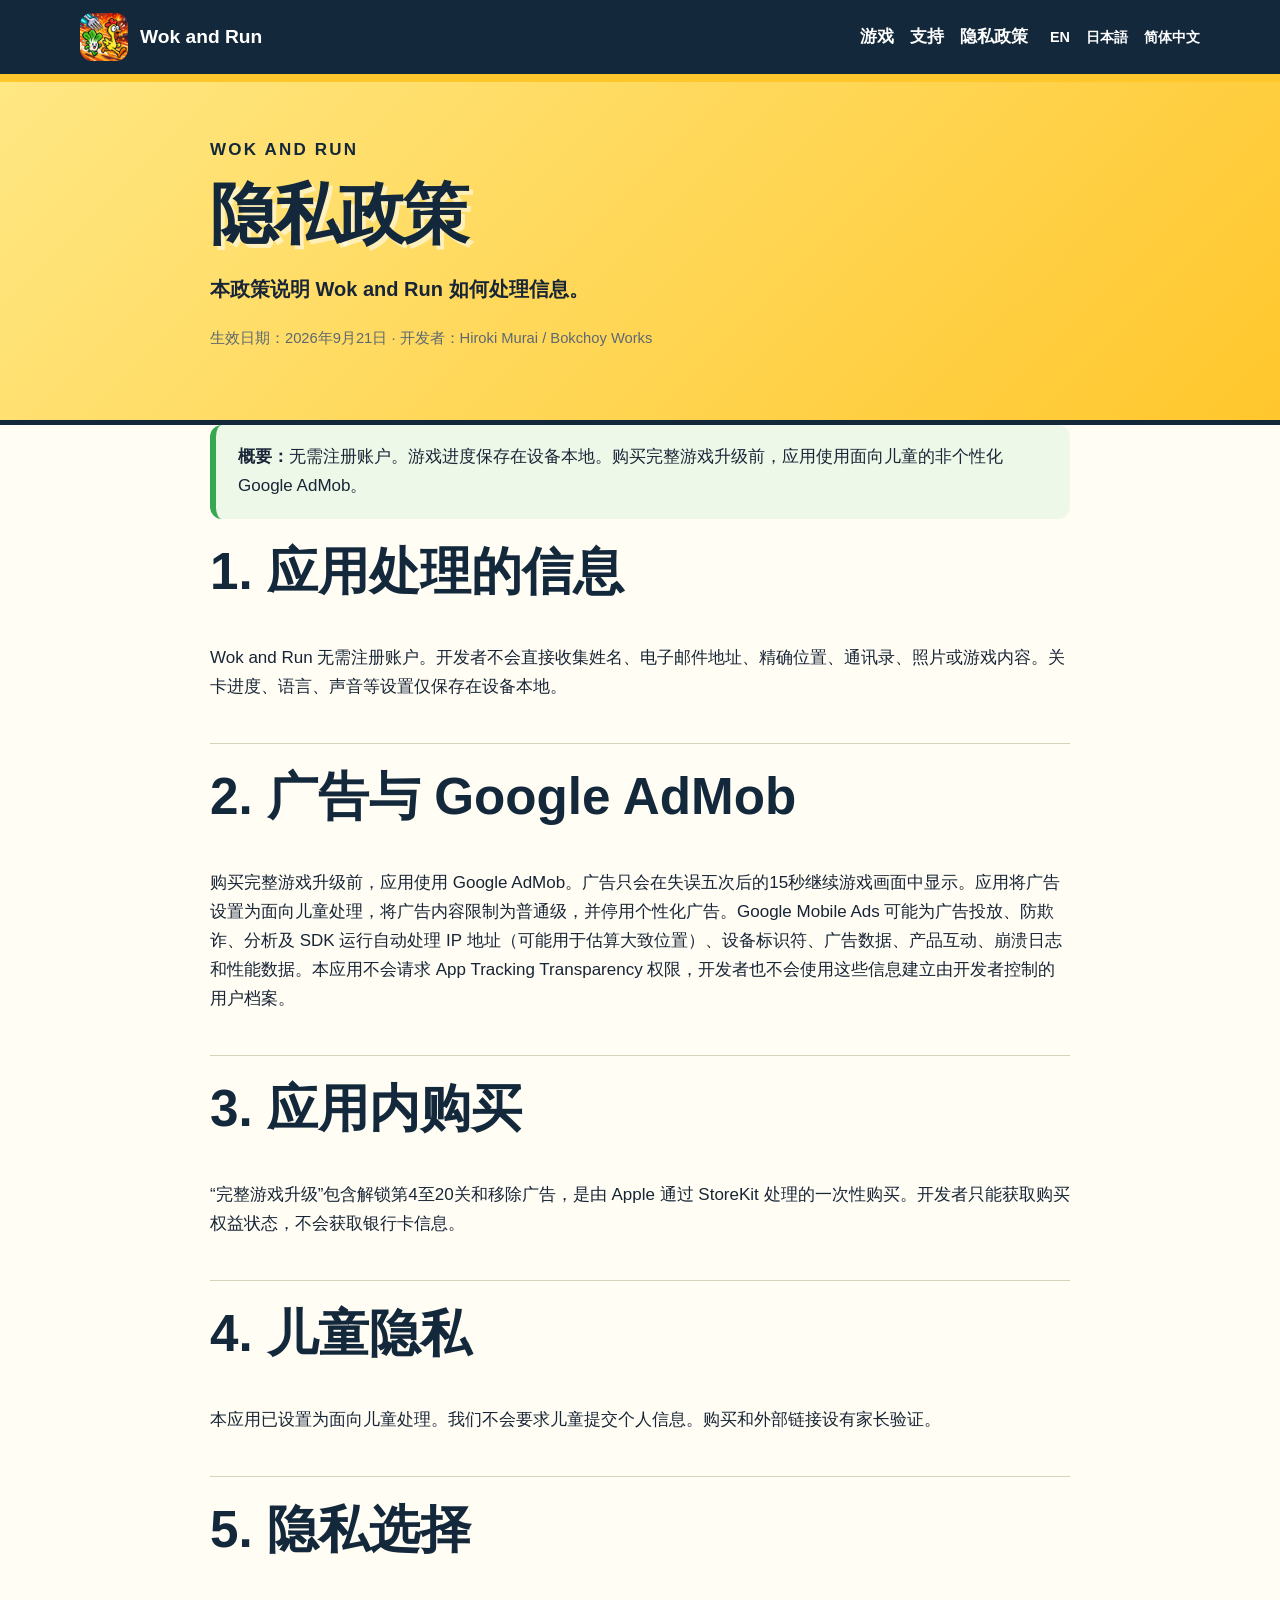
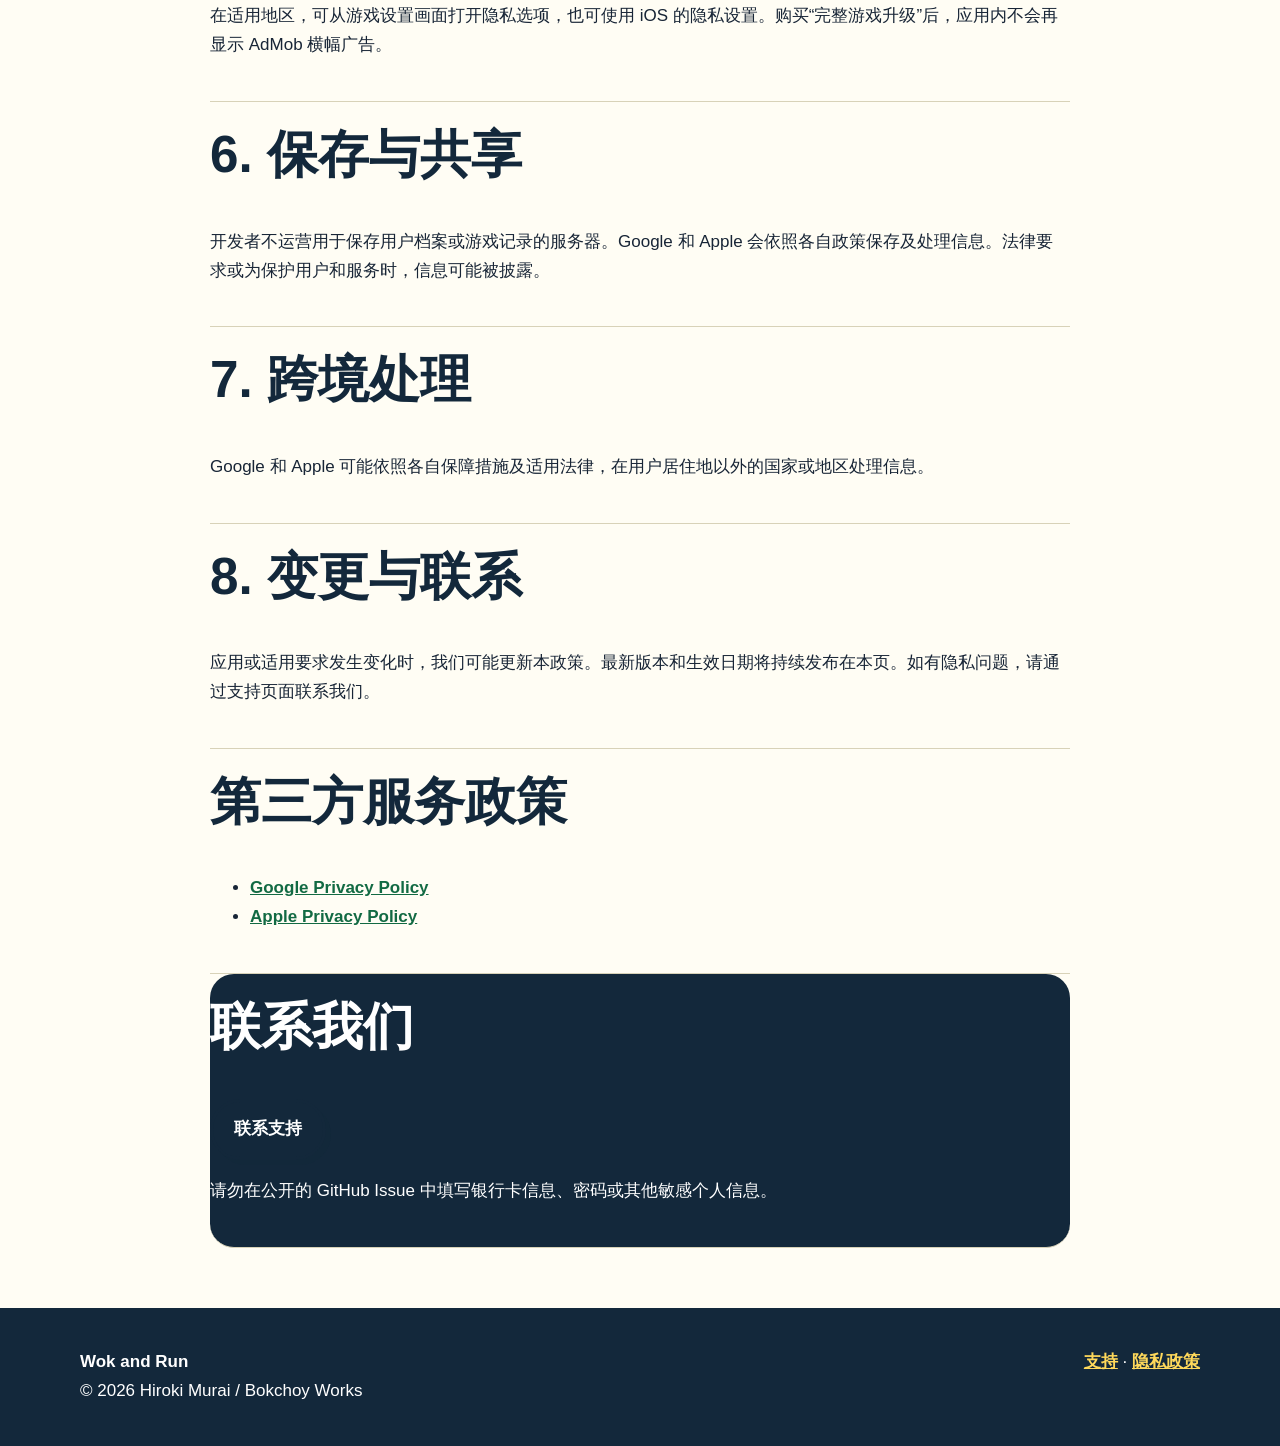
<file: docs/zh-hans/privacy/index.html>
<!doctype html><html lang="zh-Hans"><head><meta charset="utf-8"><meta name="viewport" content="width=device-width,initial-scale=1"><title>隐私政策 — Wok and Run</title><meta name="description" content="本政策说明 Wok and Run 如何处理信息。"><link rel="canonical" href="https://bokchoyworks-stack.github.io/wok-and-run/zh-hans/privacy/"><link rel="icon" type="image/png" href="../../assets/favicon.png"><link rel="stylesheet" href="../../assets/style.css"></head><body><header class="top"><nav class="wrap"><a class="brand" href="https://bokchoyworks-stack.github.io/wok-and-run/zh-hans/"><img src="../../assets/app-icon.png" alt=""><span>Wok and Run</span></a><div class="navlinks"><a href="https://bokchoyworks-stack.github.io/wok-and-run/zh-hans/">游戏</a><a href="https://bokchoyworks-stack.github.io/wok-and-run/zh-hans/support/">支持</a><a href="https://bokchoyworks-stack.github.io/wok-and-run/zh-hans/privacy/">隐私政策</a></div><div class="langs"><a href="https://bokchoyworks-stack.github.io/wok-and-run/privacy/">EN</a><a href="https://bokchoyworks-stack.github.io/wok-and-run/ja/privacy/">日本語</a><a href="https://bokchoyworks-stack.github.io/wok-and-run/zh-hans/privacy/">简体中文</a></div></nav></header><header class="legal-head"><div class="wrap legal"><div class="eyebrow">WOK AND RUN</div><h1>隐私政策</h1><p class="lead">本政策说明 Wok and Run 如何处理信息。</p><p class="meta">生效日期：2026年9月21日 · 开发者：Hiroki Murai / Bokchoy Works</p></div></header><main class="wrap legal"><div class="notice"><strong>概要：</strong>无需注册账户。游戏进度保存在设备本地。购买完整游戏升级前，应用使用面向儿童的非个性化 Google AdMob。</div><section><h2>1. 应用处理的信息</h2><p>Wok and Run 无需注册账户。开发者不会直接收集姓名、电子邮件地址、精确位置、通讯录、照片或游戏内容。关卡进度、语言、声音等设置仅保存在设备本地。</p></section><section><h2>2. 广告与 Google AdMob</h2><p>购买完整游戏升级前，应用使用 Google AdMob。广告只会在失误五次后的15秒继续游戏画面中显示。应用将广告设置为面向儿童处理，将广告内容限制为普通级，并停用个性化广告。Google Mobile Ads 可能为广告投放、防欺诈、分析及 SDK 运行自动处理 IP 地址（可能用于估算大致位置）、设备标识符、广告数据、产品互动、崩溃日志和性能数据。本应用不会请求 App Tracking Transparency 权限，开发者也不会使用这些信息建立由开发者控制的用户档案。</p></section><section><h2>3. 应用内购买</h2><p>“完整游戏升级”包含解锁第4至20关和移除广告，是由 Apple 通过 StoreKit 处理的一次性购买。开发者只能获取购买权益状态，不会获取银行卡信息。</p></section><section><h2>4. 儿童隐私</h2><p>本应用已设置为面向儿童处理。我们不会要求儿童提交个人信息。购买和外部链接设有家长验证。</p></section><section id="privacy-choices"><h2>5. 隐私选择</h2><p>在适用地区，可从游戏设置画面打开隐私选项，也可使用 iOS 的隐私设置。购买“完整游戏升级”后，应用内不会再显示 AdMob 横幅广告。</p></section><section><h2>6. 保存与共享</h2><p>开发者不运营用于保存用户档案或游戏记录的服务器。Google 和 Apple 会依照各自政策保存及处理信息。法律要求或为保护用户和服务时，信息可能被披露。</p></section><section><h2>7. 跨境处理</h2><p>Google 和 Apple 可能依照各自保障措施及适用法律，在用户居住地以外的国家或地区处理信息。</p></section><section><h2>8. 变更与联系</h2><p>应用或适用要求发生变化时，我们可能更新本政策。最新版本和生效日期将持续发布在本页。如有隐私问题，请通过支持页面联系我们。</p></section><section><h2>第三方服务政策</h2><ul><li><a href="https://policies.google.com/privacy">Google Privacy Policy</a></li><li><a href="https://www.apple.com/legal/privacy/">Apple Privacy Policy</a></li></ul></section><section class="contact"><h2>联系我们</h2><p><a class="button" href="https://github.com/bokchoyworks-stack/wok-and-run/issues/new/choose">联系支持</a></p><p>请勿在公开的 GitHub Issue 中填写银行卡信息、密码或其他敏感个人信息。</p></section></main><footer class="footer"><div class="wrap footer-grid"><div><strong>Wok and Run</strong><br><span>© 2026 Hiroki Murai / Bokchoy Works</span></div><div><a href="https://bokchoyworks-stack.github.io/wok-and-run/zh-hans/support/">支持</a> · <a href="https://bokchoyworks-stack.github.io/wok-and-run/zh-hans/privacy/">隐私政策</a></div></div></footer></body></html>
</file>
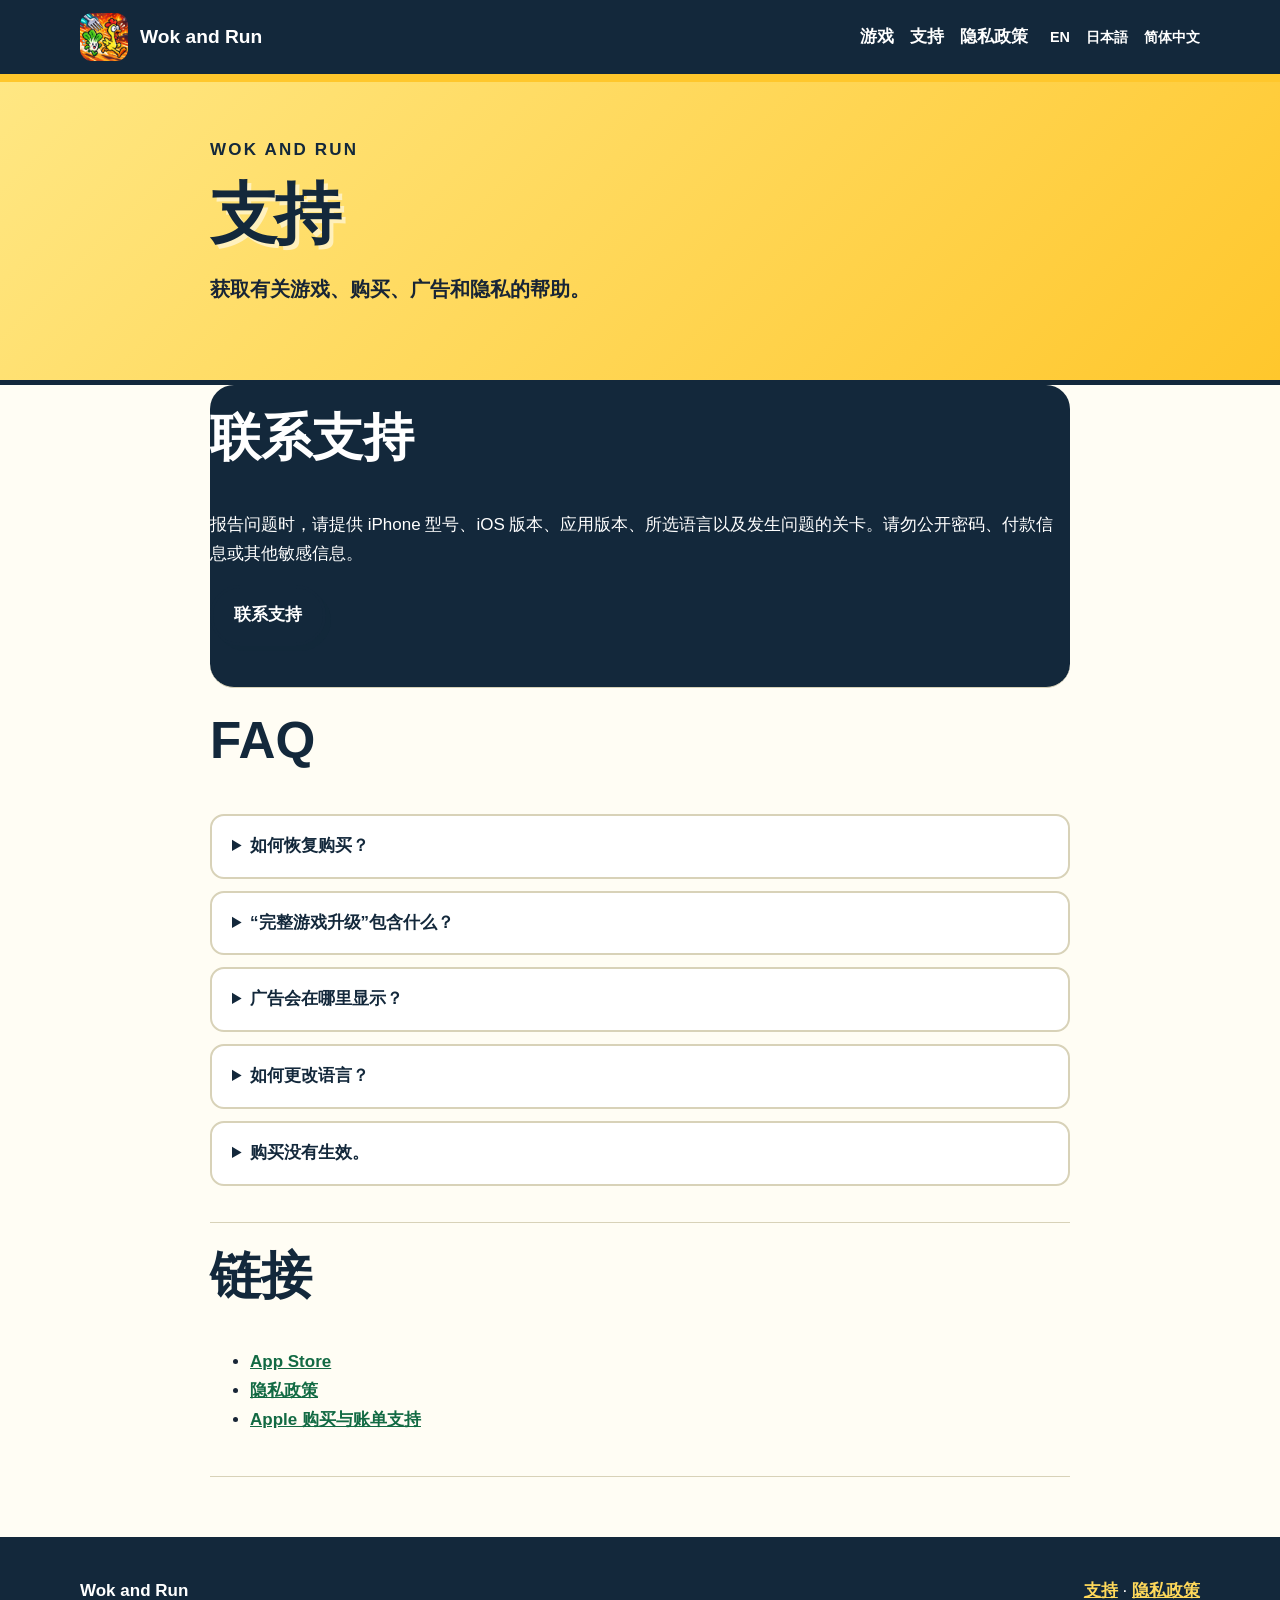
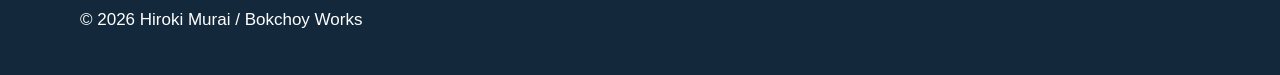
<file: docs/zh-hans/support/index.html>
<!doctype html><html lang="zh-Hans"><head><meta charset="utf-8"><meta name="viewport" content="width=device-width,initial-scale=1"><title>支持 — Wok and Run</title><meta name="description" content="获取有关游戏、购买、广告和隐私的帮助。"><link rel="canonical" href="https://bokchoyworks-stack.github.io/wok-and-run/zh-hans/support/"><link rel="icon" type="image/png" href="../../assets/favicon.png"><link rel="stylesheet" href="../../assets/style.css"></head><body><header class="top"><nav class="wrap"><a class="brand" href="https://bokchoyworks-stack.github.io/wok-and-run/zh-hans/"><img src="../../assets/app-icon.png" alt=""><span>Wok and Run</span></a><div class="navlinks"><a href="https://bokchoyworks-stack.github.io/wok-and-run/zh-hans/">游戏</a><a href="https://bokchoyworks-stack.github.io/wok-and-run/zh-hans/support/">支持</a><a href="https://bokchoyworks-stack.github.io/wok-and-run/zh-hans/privacy/">隐私政策</a></div><div class="langs"><a href="https://bokchoyworks-stack.github.io/wok-and-run/support/">EN</a><a href="https://bokchoyworks-stack.github.io/wok-and-run/ja/support/">日本語</a><a href="https://bokchoyworks-stack.github.io/wok-and-run/zh-hans/support/">简体中文</a></div></nav></header><header class="legal-head"><div class="wrap legal"><div class="eyebrow">WOK AND RUN</div><h1>支持</h1><p class="lead">获取有关游戏、购买、广告和隐私的帮助。</p></div></header><main class="wrap legal"><section class="contact"><h2>联系支持</h2><p>报告问题时，请提供 iPhone 型号、iOS 版本、应用版本、所选语言以及发生问题的关卡。请勿公开密码、付款信息或其他敏感信息。</p><p><a class="button" href="https://github.com/bokchoyworks-stack/wok-and-run/issues/new/choose">联系支持</a></p></section><section class="faq"><h2>FAQ</h2><details><summary>如何恢复购买？</summary><p>点击游戏中的齿轮图标，然后选择“恢复购买”。请使用最初购买时的同一个 Apple Account。</p></details><details><summary>“完整游戏升级”包含什么？</summary><p>一次性购买后将解锁第4至20关，并永久移除继续游戏画面的横幅广告。</p></details><details><summary>广告会在哪里显示？</summary><p>只会在失误五次后的15秒继续游戏画面显示，不会遮挡正在进行的游戏。</p></details><details><summary>如何更改语言？</summary><p>点击齿轮图标，选择 English、日本語或简体中文。</p></details><details><summary>购买没有生效。</summary><p>请检查网络连接和 Apple Account，然后选择“恢复购买”。如果仍未生效，请联系支持。</p></details></section><section><h2>链接</h2><ul><li><a href="https://apps.apple.com/app/id6814302709">App Store</a></li><li><a href="../privacy/index.html">隐私政策</a></li><li><a href="https://support.apple.com/billing">Apple 购买与账单支持</a></li></ul></section></main><footer class="footer"><div class="wrap footer-grid"><div><strong>Wok and Run</strong><br><span>© 2026 Hiroki Murai / Bokchoy Works</span></div><div><a href="https://bokchoyworks-stack.github.io/wok-and-run/zh-hans/support/">支持</a> · <a href="https://bokchoyworks-stack.github.io/wok-and-run/zh-hans/privacy/">隐私政策</a></div></div></footer></body></html>
</file>
<file: docs/assets/style.css>
:root{--yellow:#ffc72c;--gold:#ff9f1c;--navy:#13283b;--cream:#fff8df;--green:#36a852;--red:#ef4436;--ink:#182536;--paper:#fffdf4;--line:#d8d2b8}*{box-sizing:border-box}html{scroll-behavior:smooth}body{margin:0;overflow-x:hidden;background:var(--paper);color:var(--ink);font-family:-apple-system,BlinkMacSystemFont,"Segoe UI","Hiragino Sans","Noto Sans CJK JP",sans-serif;line-height:1.7;font-size:17px}a{color:#126a43;font-weight:700}a:hover{text-decoration-thickness:3px}.wrap{width:min(1120px,calc(100% - 32px));margin:auto}.top{background:var(--navy);color:#fff;border-bottom:8px solid var(--yellow)}nav{min-height:74px;display:flex;align-items:center;gap:22px;flex-wrap:wrap}.brand{display:flex;align-items:center;gap:12px;color:#fff;text-decoration:none;font-size:1.2rem;font-weight:900;margin-right:auto}.brand img{width:48px;height:48px;border-radius:12px}.navlinks,.langs{display:flex;gap:16px;flex-wrap:wrap}.navlinks a,.langs a{color:#fff;text-decoration:none}.langs{font-size:.9rem}.hero{overflow:hidden;background:linear-gradient(135deg,var(--yellow),var(--gold));border-bottom:10px solid var(--navy)}.hero-grid{display:grid;grid-template-columns:1.2fr .8fr;align-items:center;gap:48px;min-height:520px;padding:58px 0}.eyebrow{font-weight:900;letter-spacing:.13em;text-transform:uppercase;color:var(--navy)}h1,h2,h3{line-height:1.15;color:var(--navy)}h1{font-size:clamp(3rem,8vw,6rem);margin:.15em 0;text-transform:uppercase;letter-spacing:-.045em;text-shadow:4px 4px 0 rgba(255,255,255,.55)}h2{font-size:clamp(2rem,4vw,3.2rem);margin-top:0}h3{font-size:1.35rem}.lead{font-size:1.25rem;font-weight:700;max-width:650px}.hero-icon{width:min(100%,390px);justify-self:center;filter:drop-shadow(16px 18px 0 rgba(19,40,59,.25));border-radius:24%}.actions{display:flex;gap:14px;flex-wrap:wrap;margin-top:28px}.button{display:inline-block;padding:13px 21px;border:3px solid var(--navy);border-radius:999px;background:var(--navy);color:#fff;text-decoration:none;font-weight:900;box-shadow:5px 5px 0 rgba(19,40,59,.2)}.button.secondary{background:var(--cream);color:var(--navy)}main section{padding:70px 0}.cards{display:grid;grid-template-columns:repeat(3,1fr);gap:22px}.card{background:#fff;border:3px solid var(--navy);border-radius:24px;padding:26px;box-shadow:8px 8px 0 var(--yellow)}.shots{display:grid;grid-template-columns:repeat(3,1fr);gap:18px}.shots img{width:100%;border:4px solid var(--navy);border-radius:18px}.legal-head{background:linear-gradient(135deg,#ffe783,#ffc72c);padding:54px 0;border-bottom:5px solid var(--navy)}.legal{max-width:860px}.legal section{padding:24px 0;border-bottom:1px solid var(--line)}.legal h1{text-transform:none;font-size:clamp(2.5rem,6vw,4.2rem)}.notice{background:#eef8e9;border-left:6px solid var(--green);padding:18px 22px;border-radius:12px}.warning{background:#fff0e9;border-left:6px solid var(--red);padding:18px 22px;border-radius:12px}.faq details{background:#fff;border:2px solid var(--line);border-radius:14px;padding:16px 20px;margin:12px 0}.faq summary{font-weight:900;color:var(--navy);cursor:pointer}.contact{background:var(--navy);color:#fff;border-radius:24px;padding:30px}.contact h2{color:#fff}.meta{font-size:.92rem;color:#5d6872}.footer{background:var(--navy);color:#fff;padding:40px 0;margin-top:60px}.footer a{color:#ffd95b}.footer-grid{display:grid;grid-template-columns:1fr auto;gap:30px}.policy-table{width:100%;border-collapse:collapse;background:#fff}.policy-table th,.policy-table td{border:1px solid var(--line);padding:12px;text-align:left;vertical-align:top}.policy-table th{background:#fff3b6;color:var(--navy)}@media(max-width:780px){.hero-grid,.cards,.shots,.footer-grid{grid-template-columns:1fr}.hero-grid{padding:38px 0}.hero-icon{max-width:260px}.langs{width:100%;order:2}.navlinks{width:100%;order:3;padding-bottom:14px}.legal h1{font-size:2.35rem;overflow-wrap:anywhere;word-break:break-word}.legal-head .lead{font-size:1.05rem}.meta{overflow-wrap:anywhere}.cards{gap:16px}}
</file>
